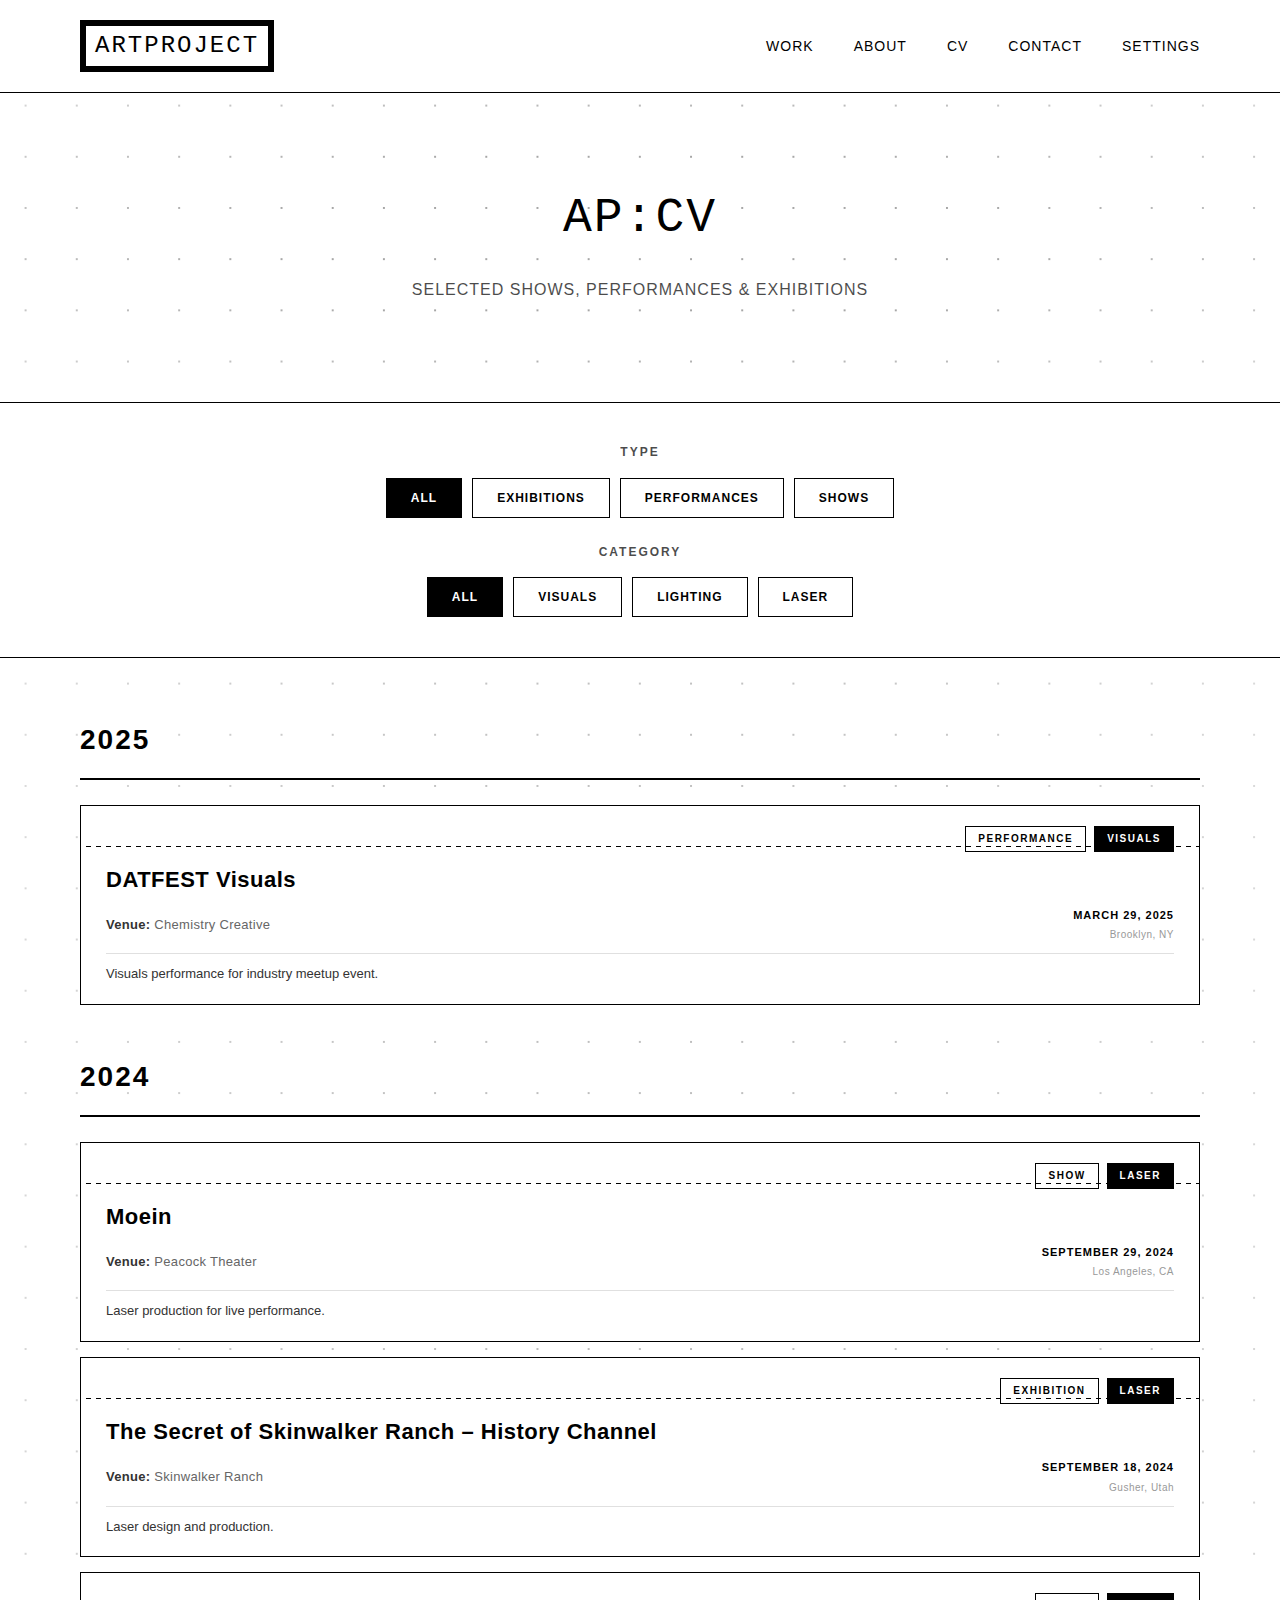
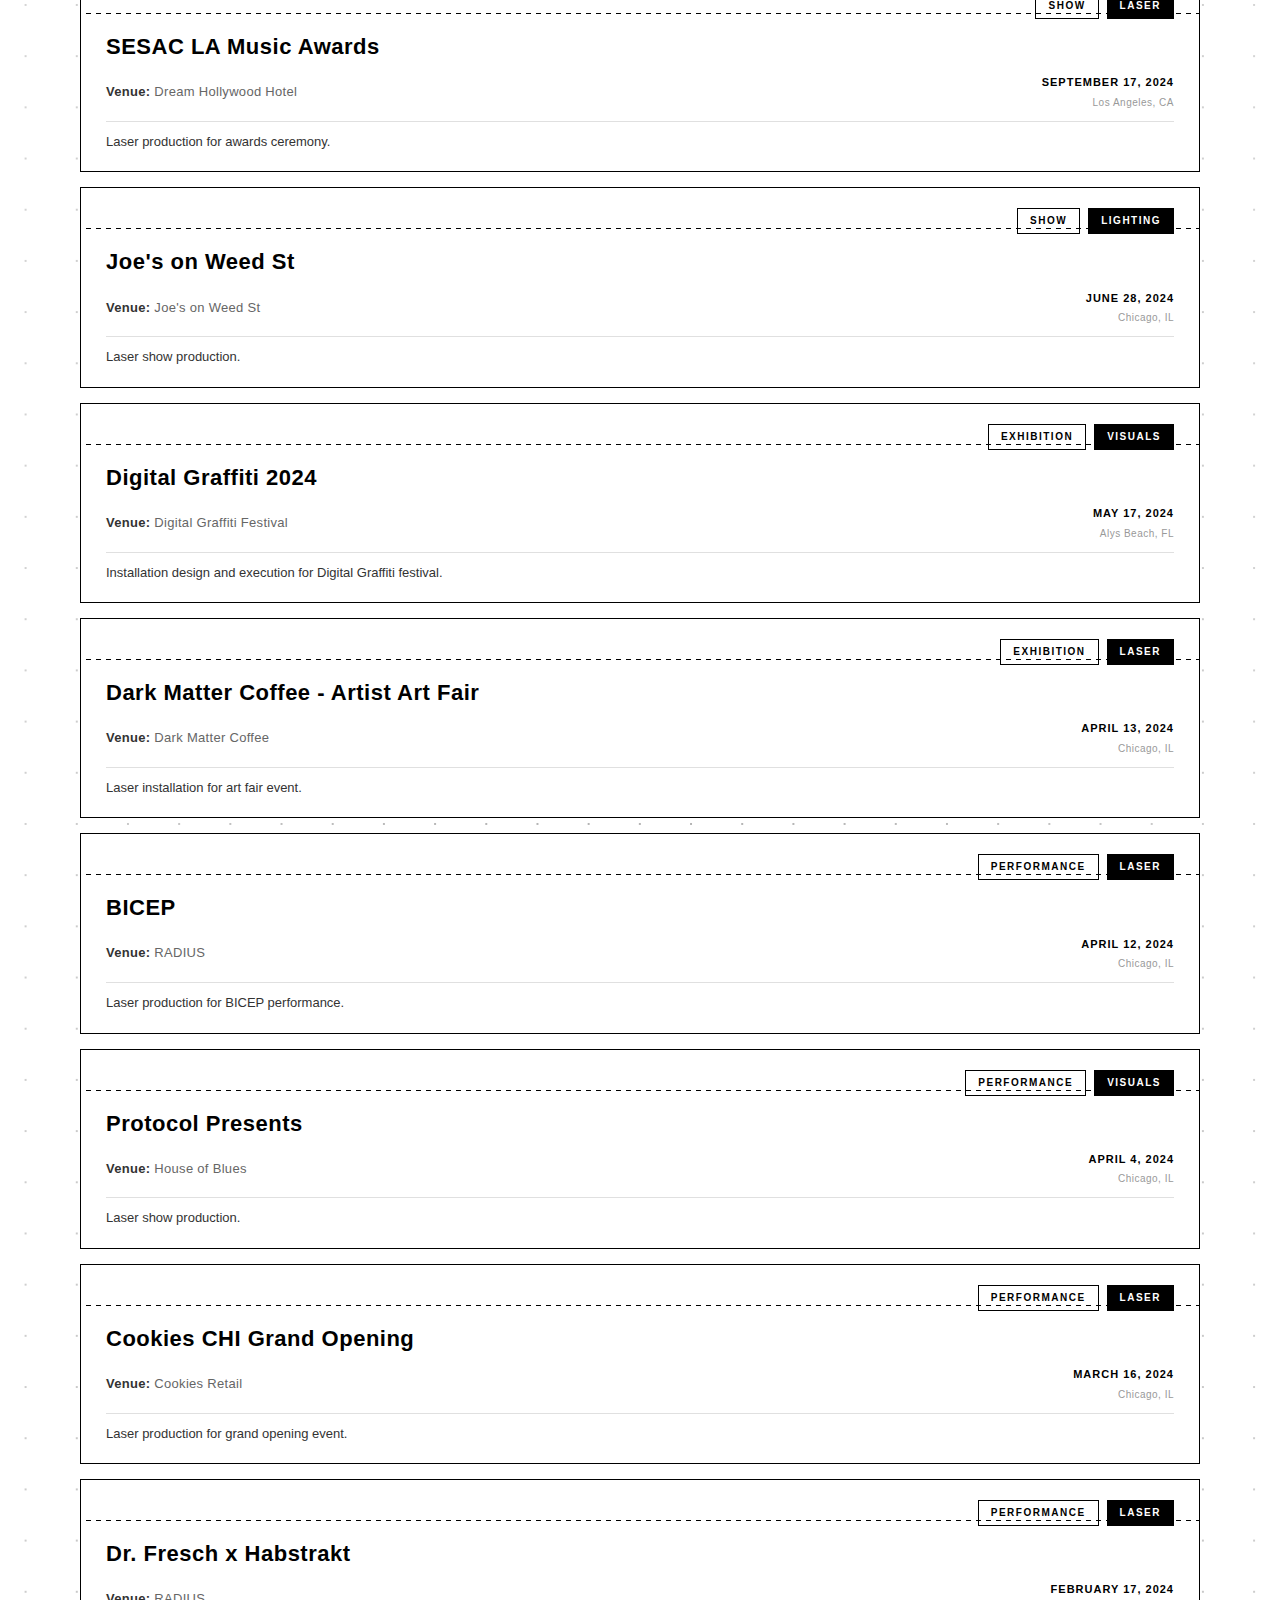
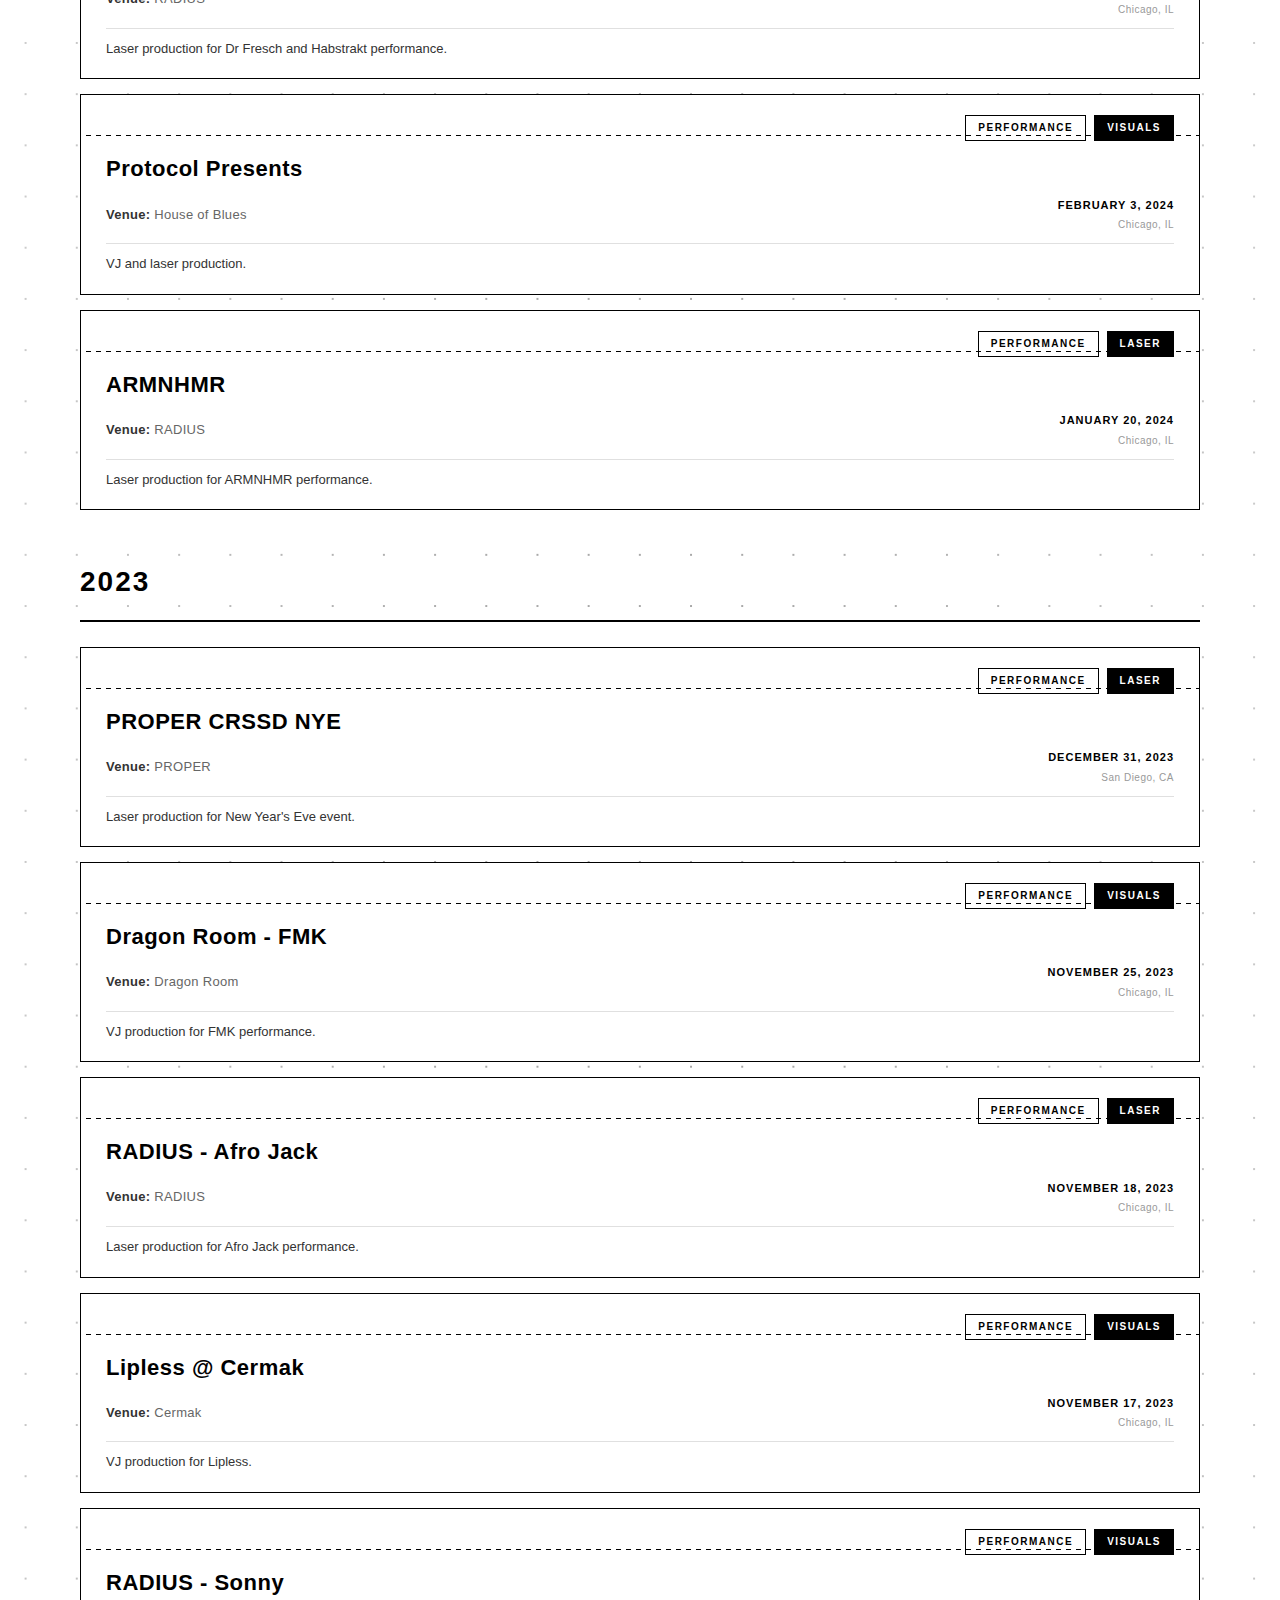
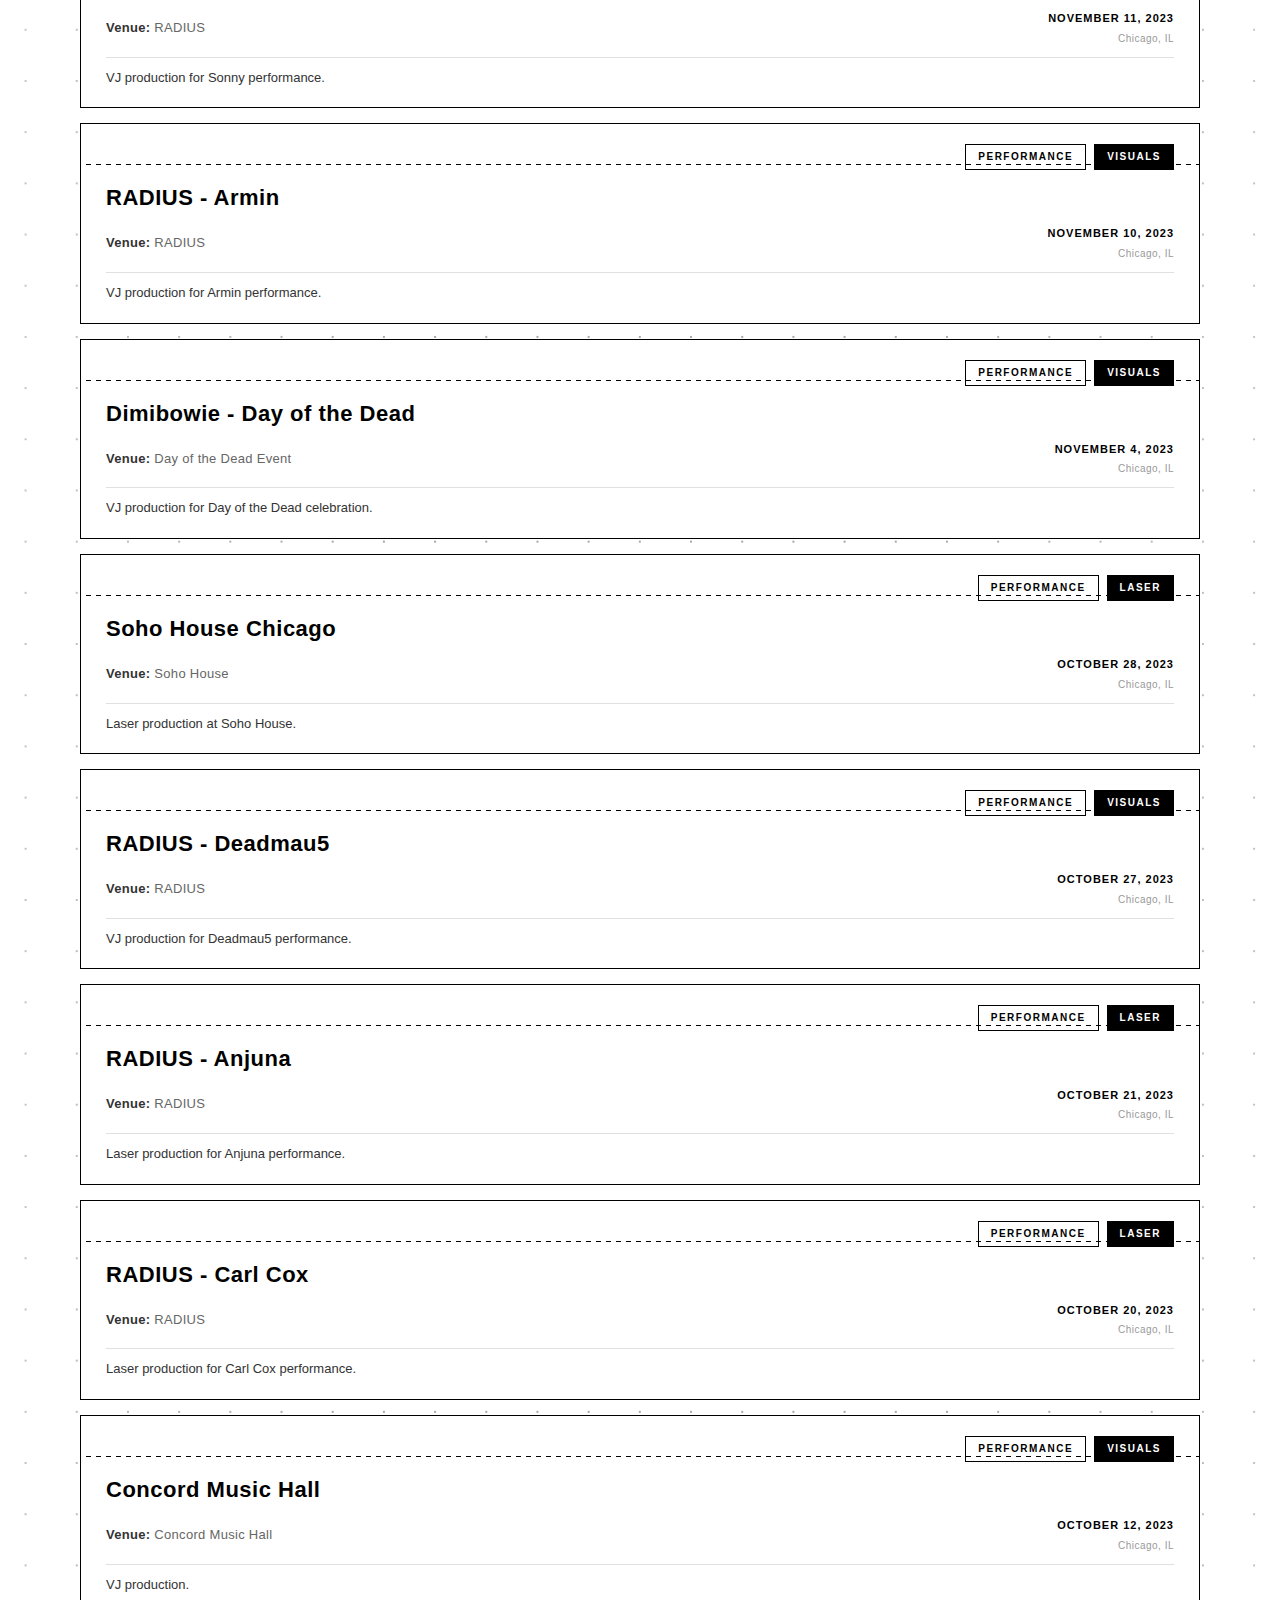
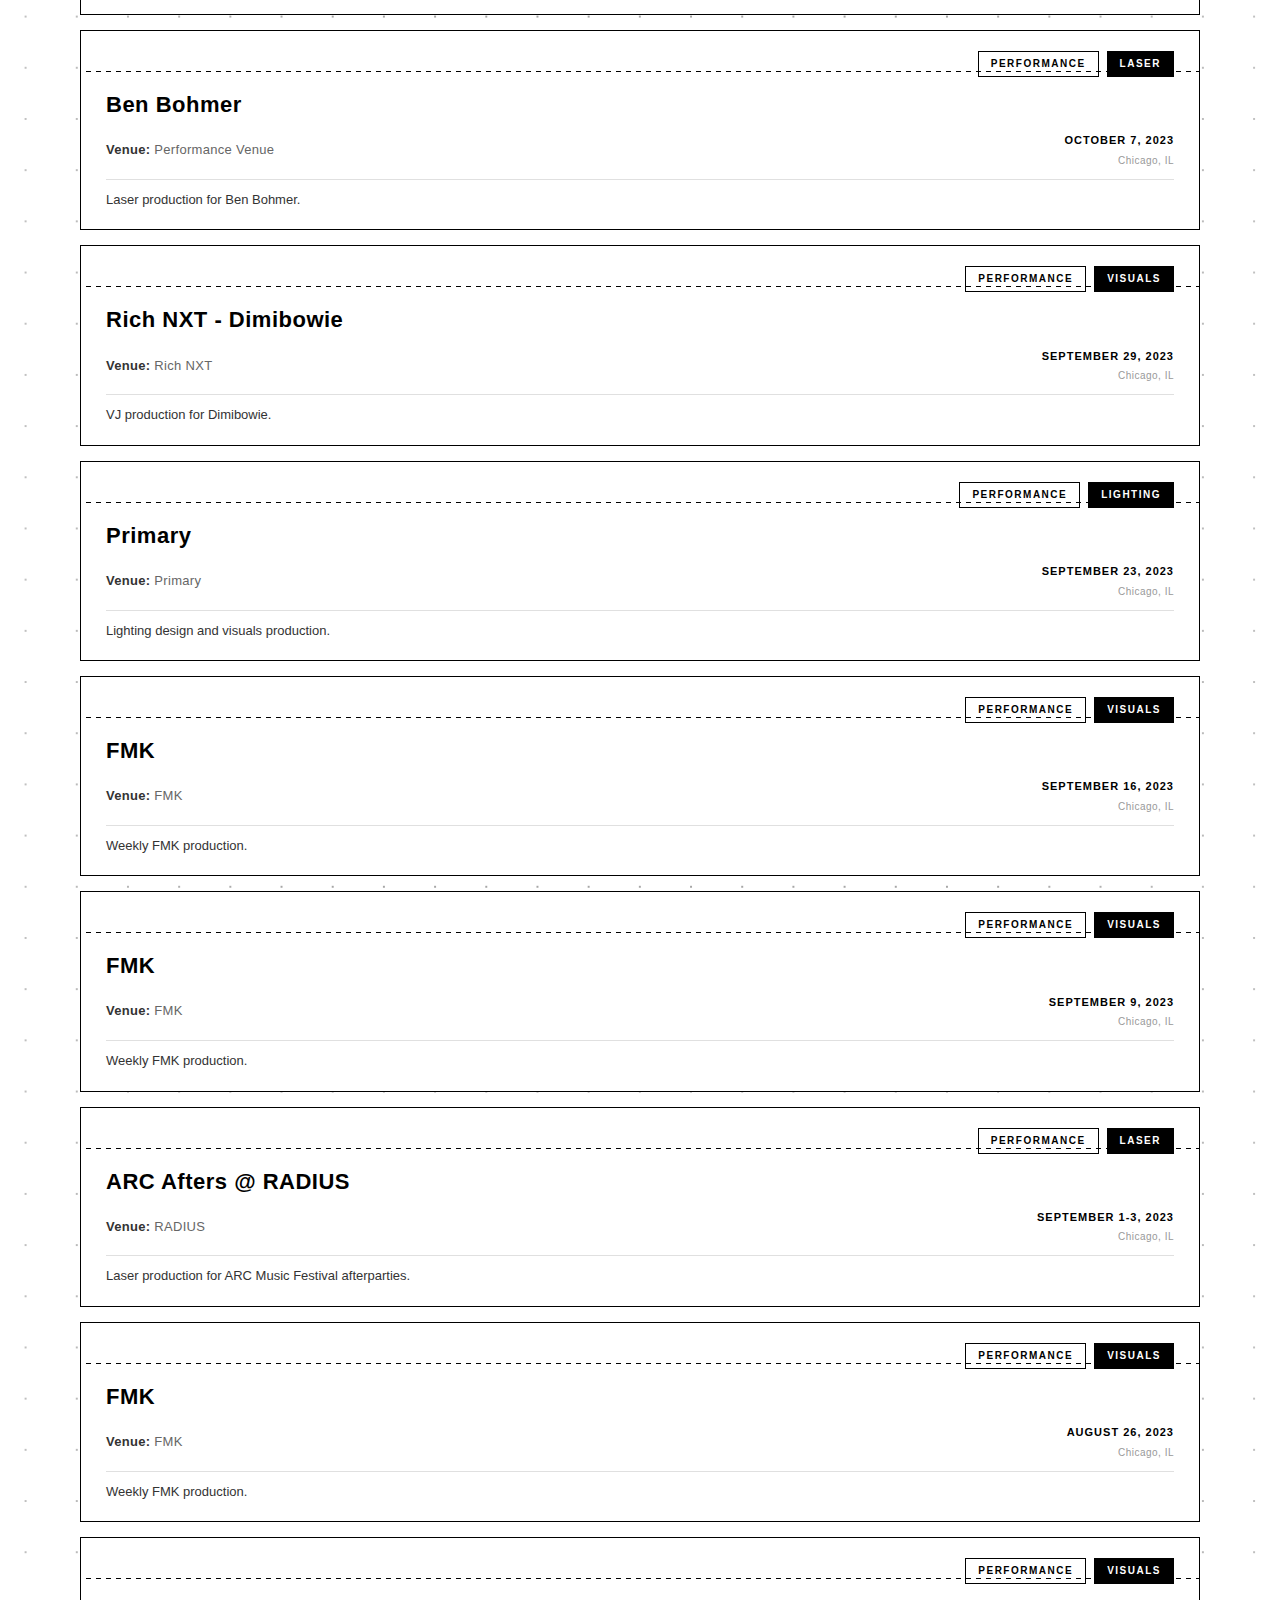
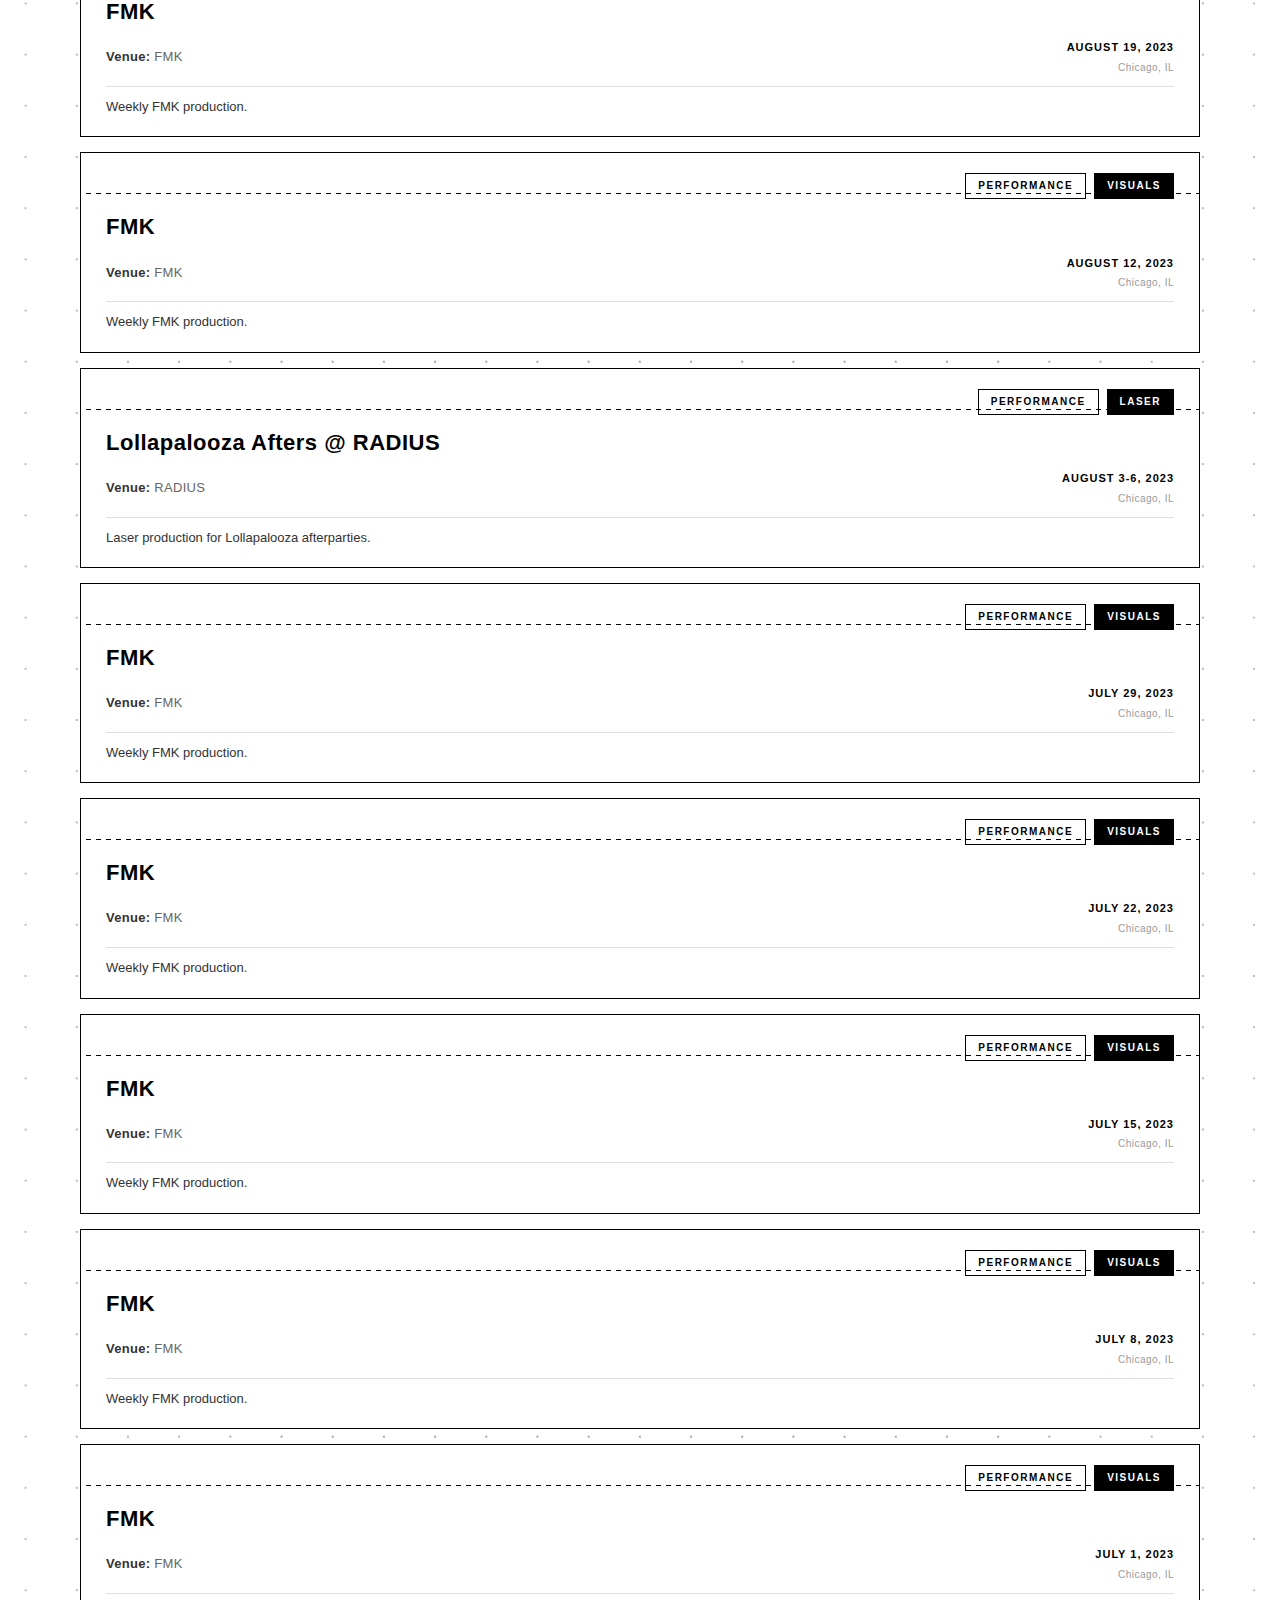
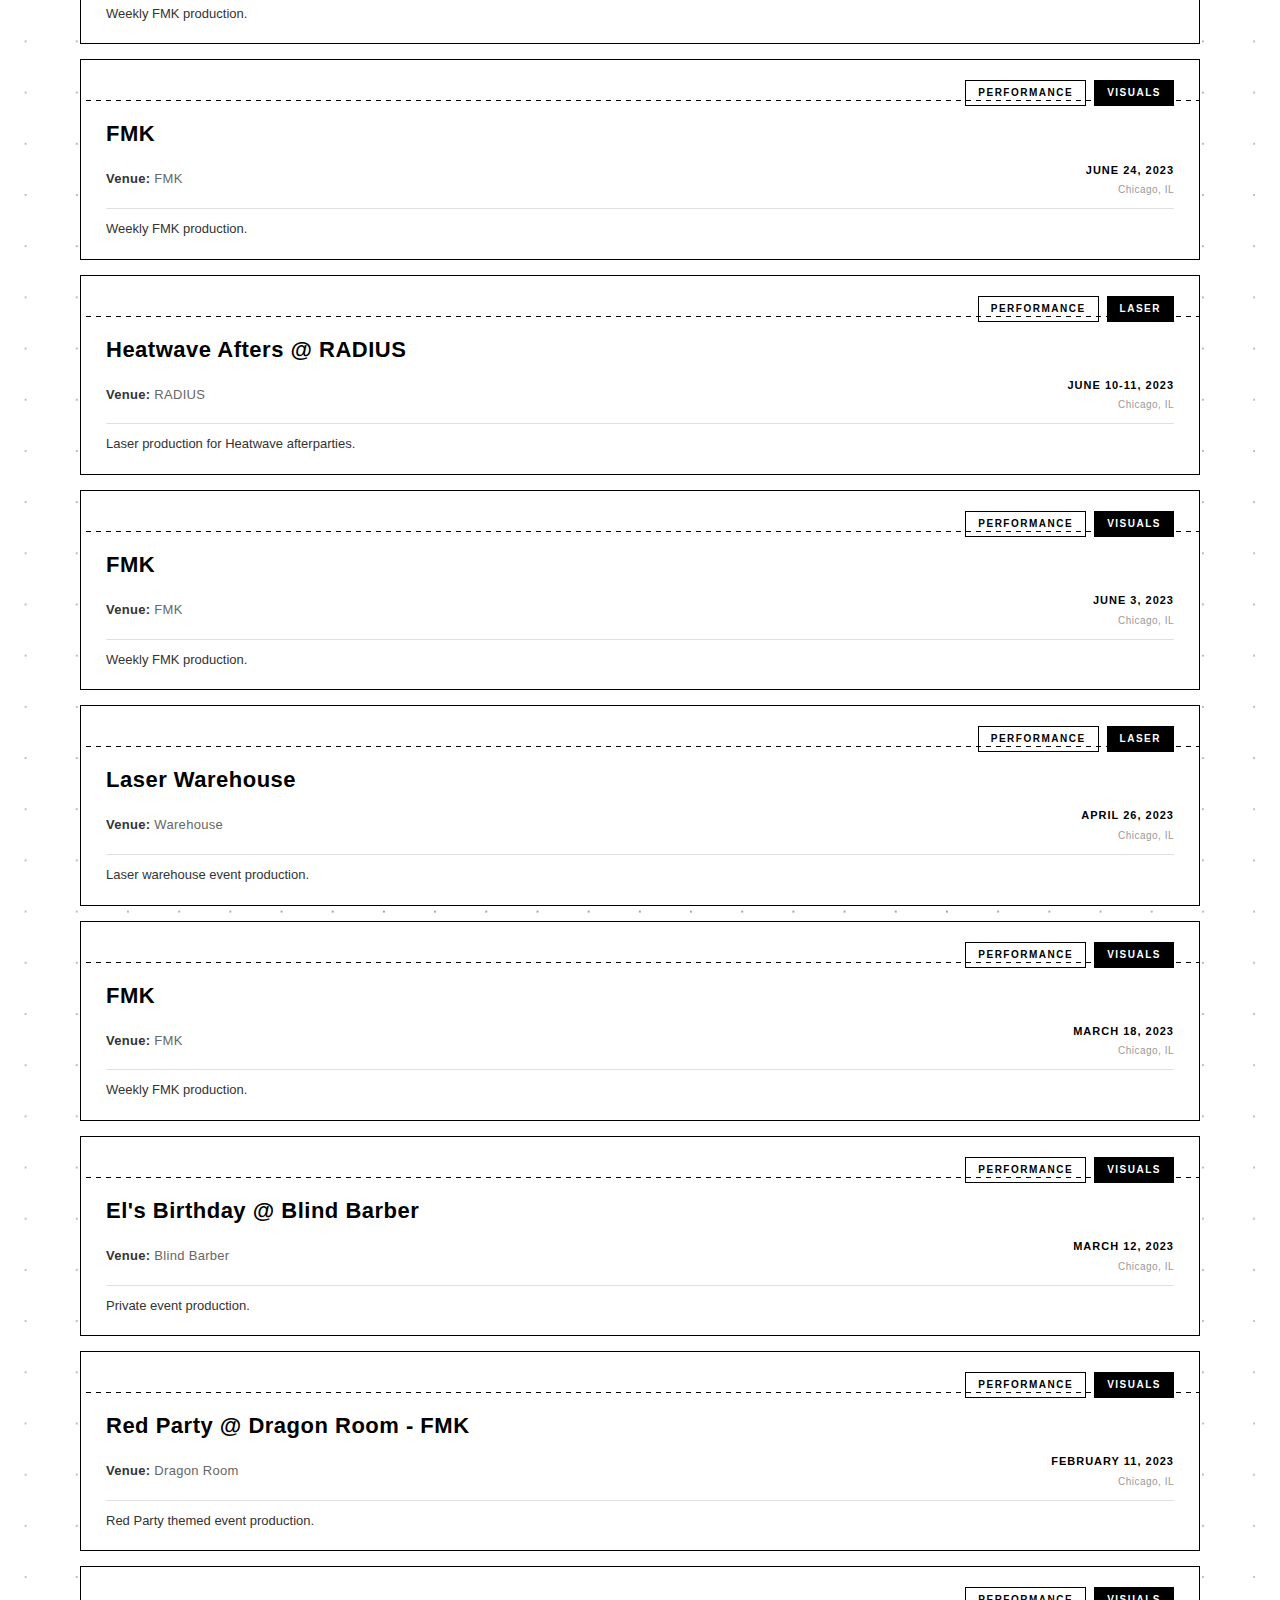
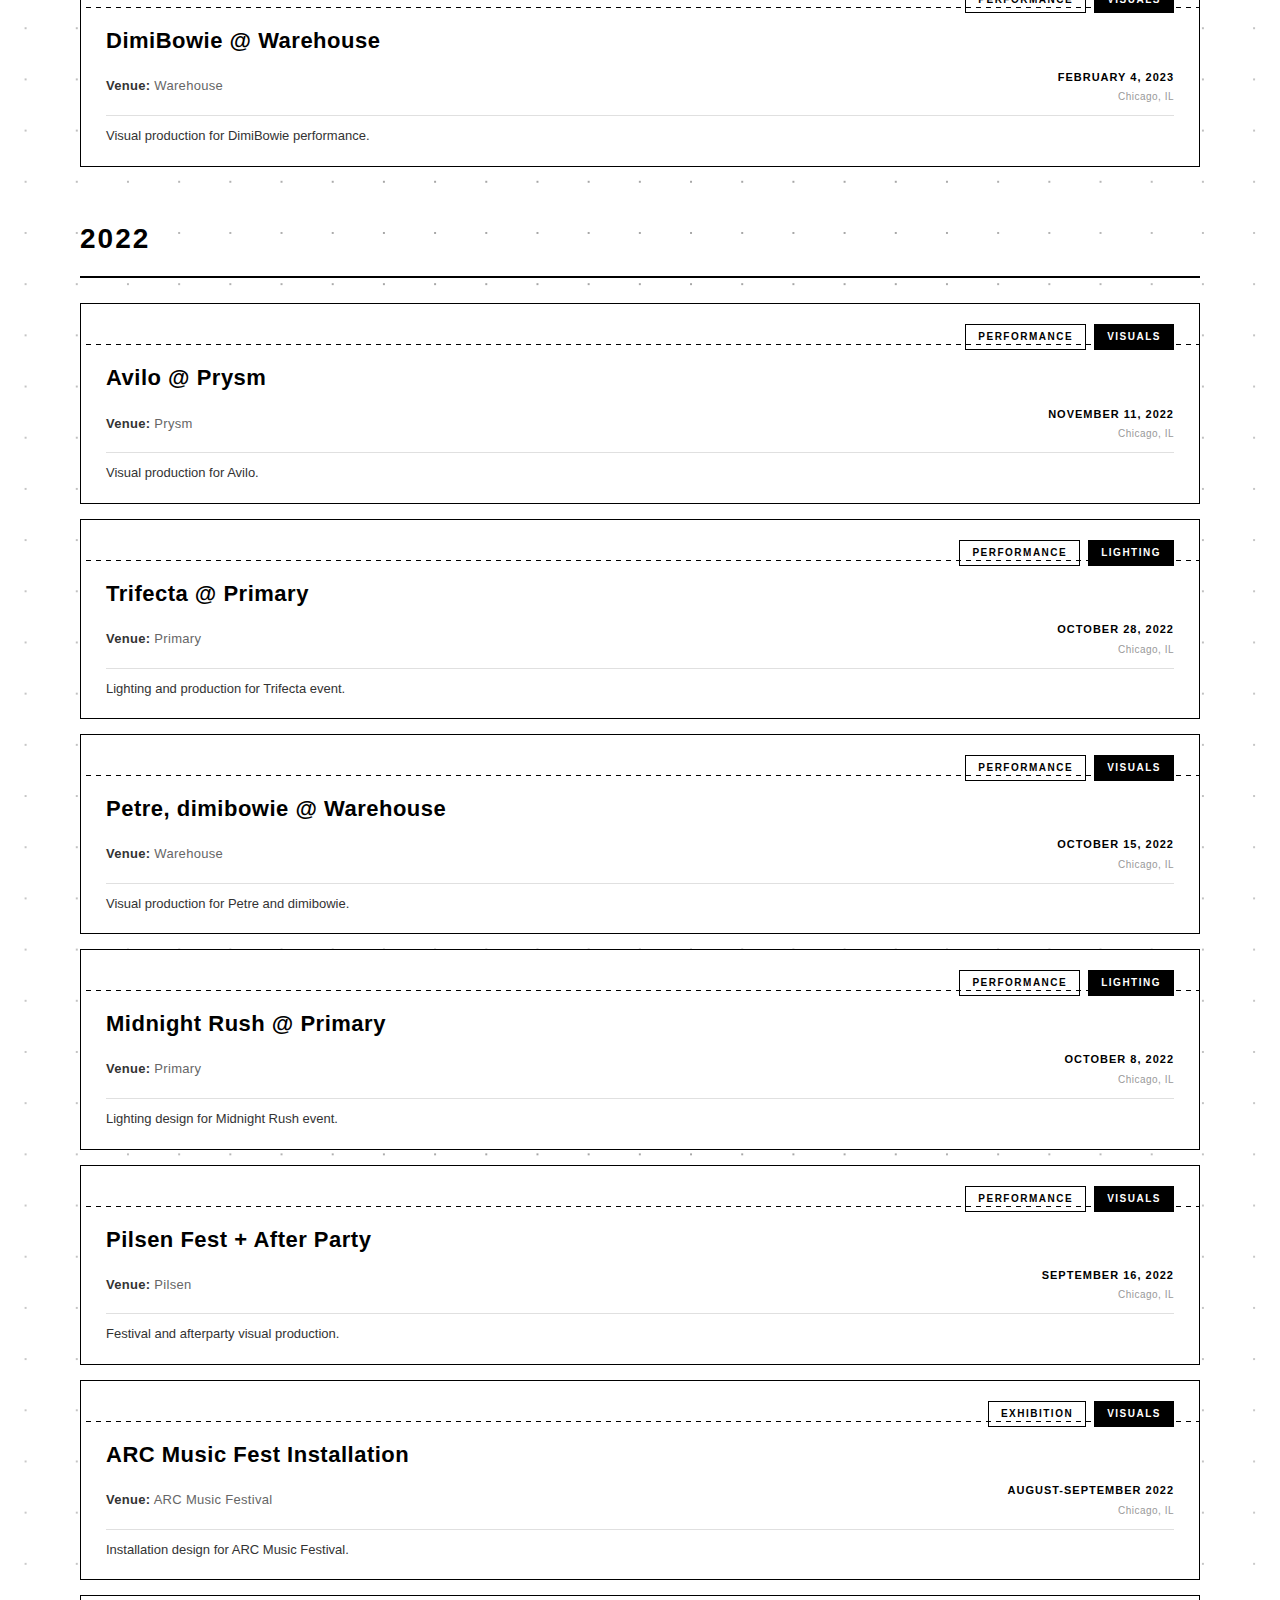
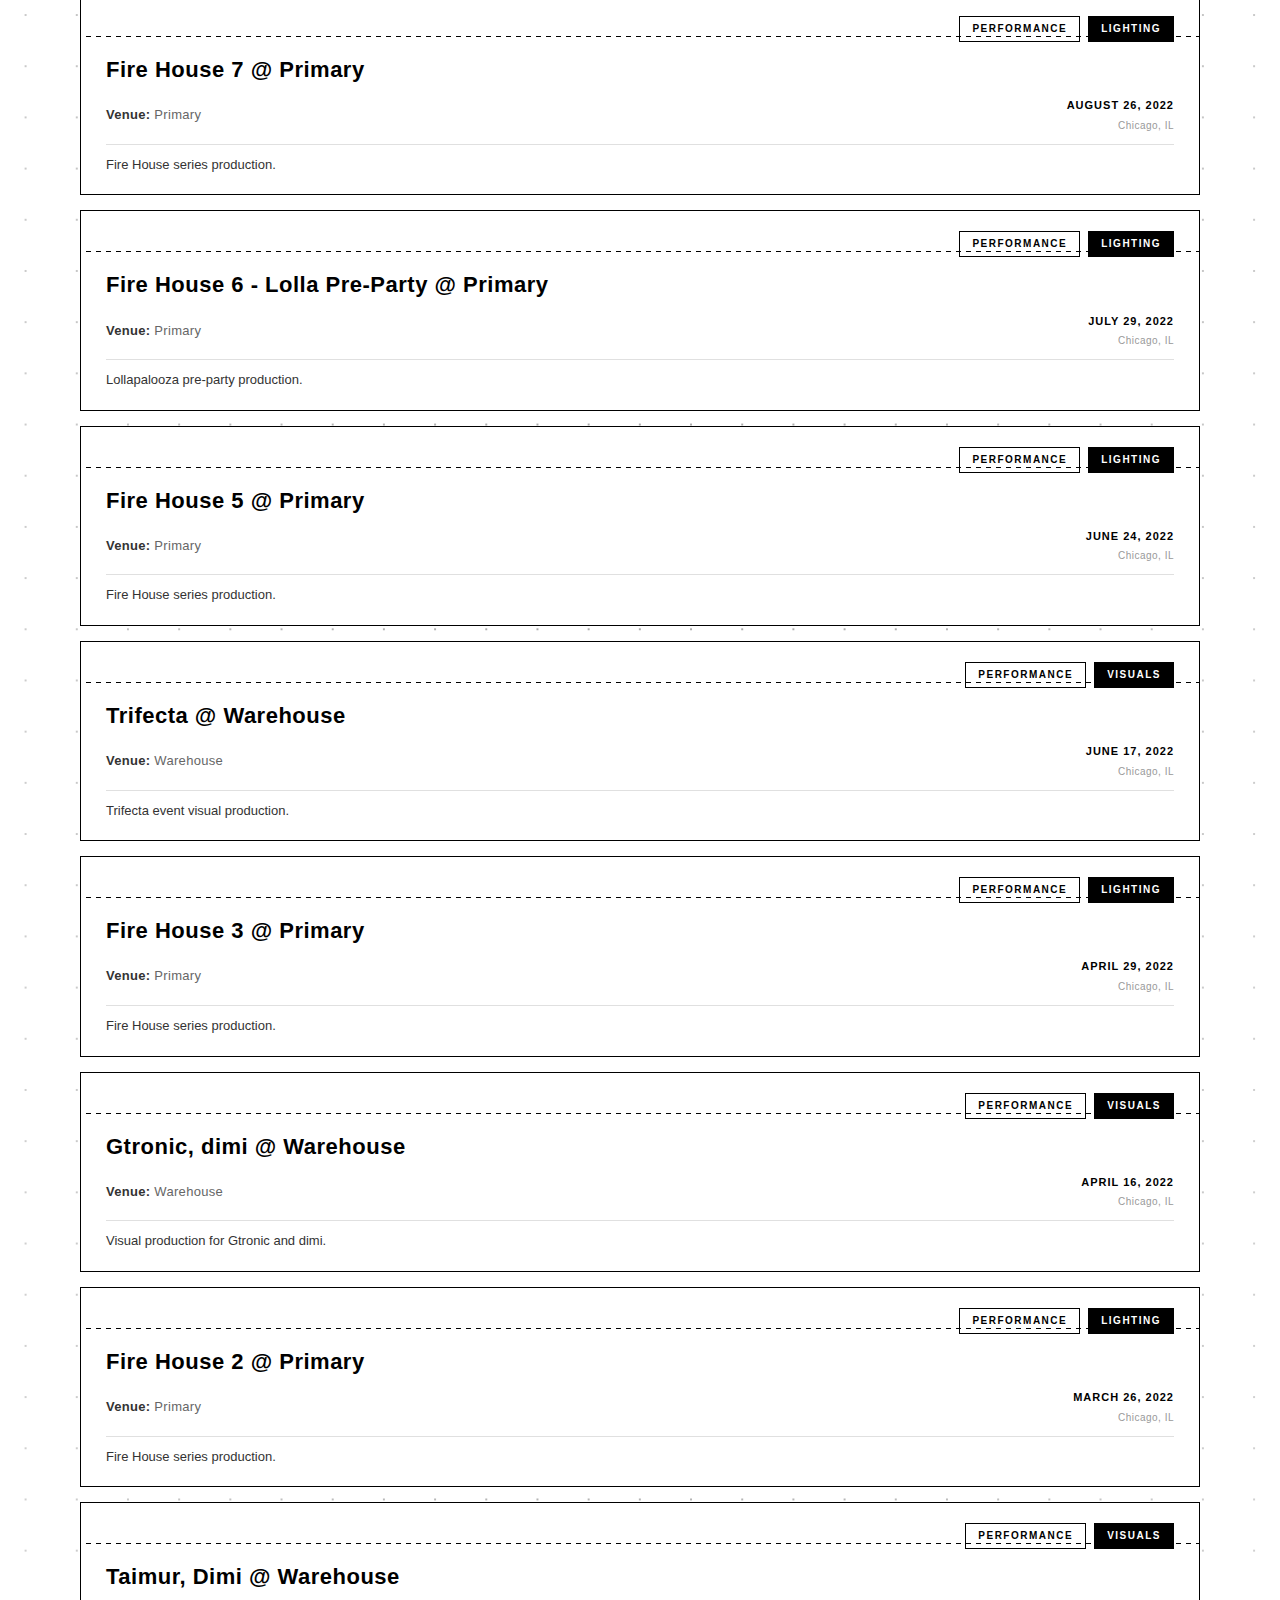
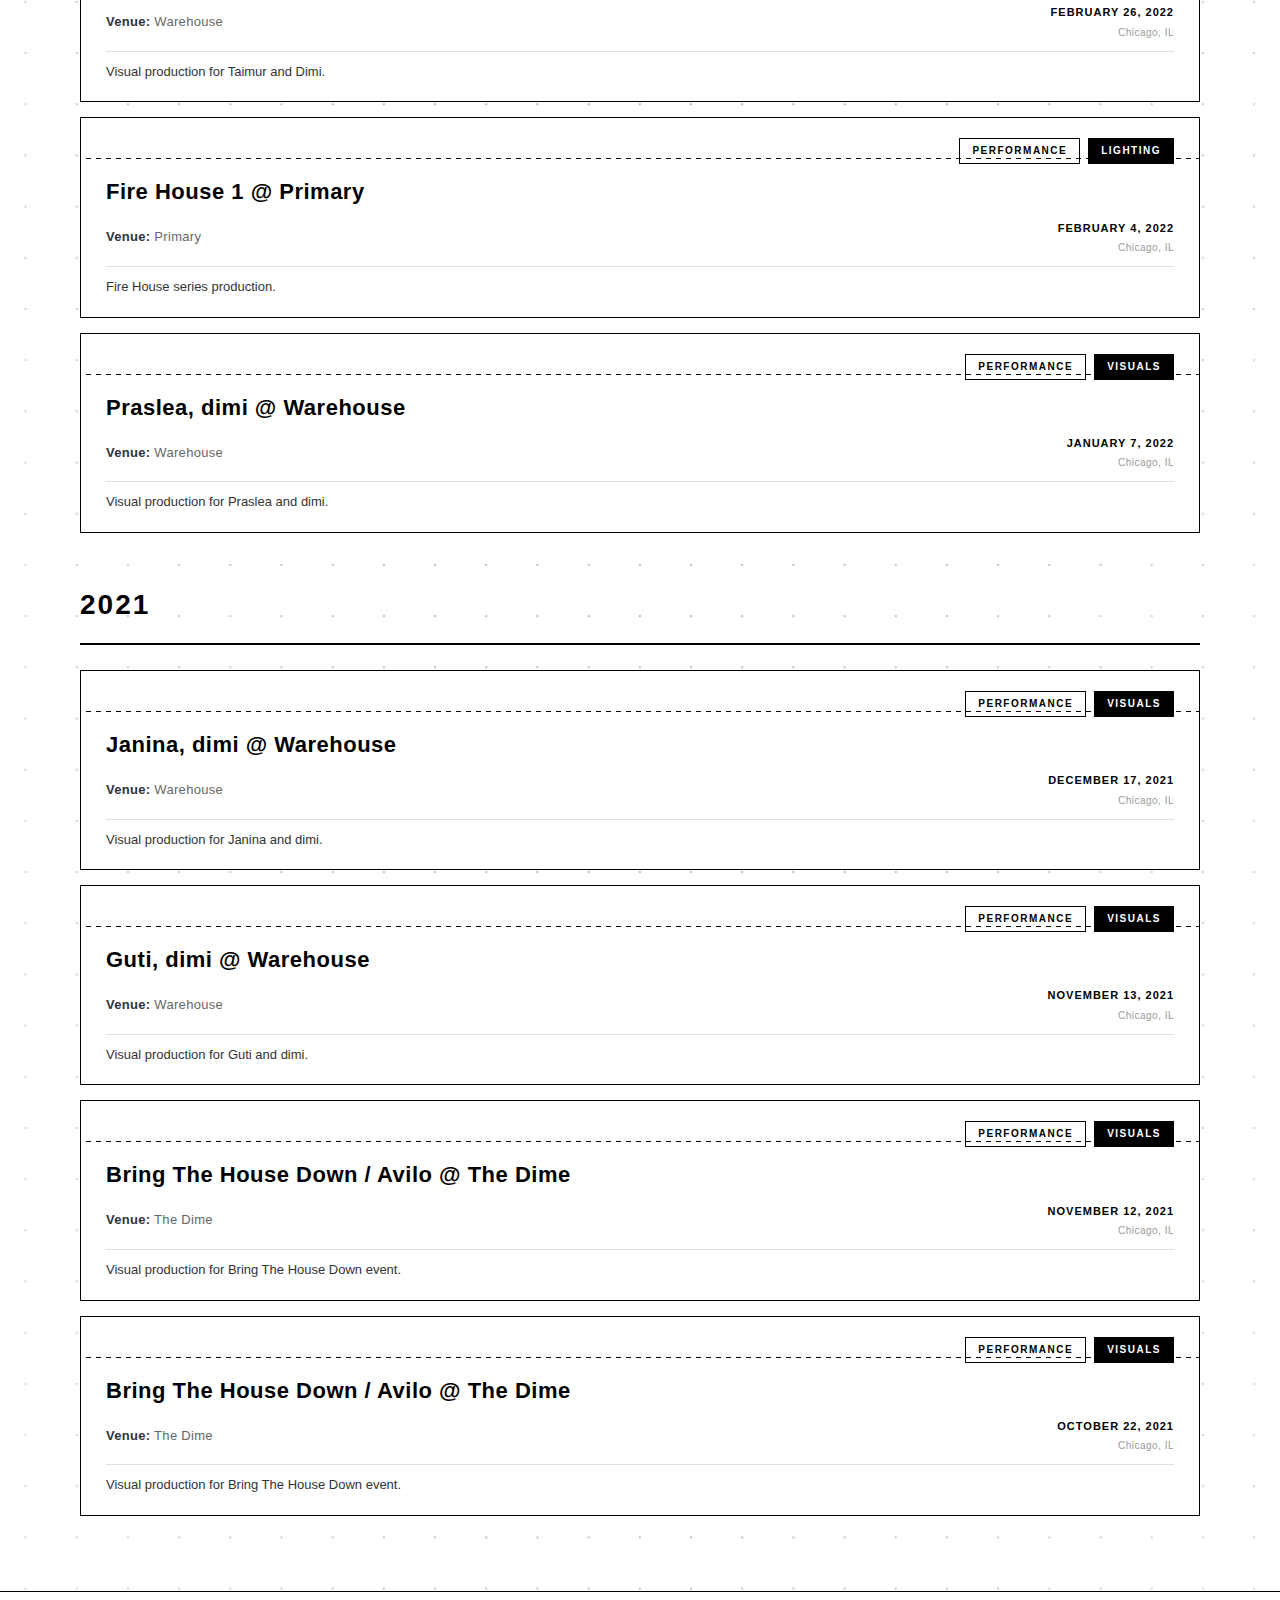
<file: cv.html>
<!DOCTYPE html>
<html lang="en">
<head>
    <meta charset="UTF-8">
    <meta name="viewport" content="width=device-width, initial-scale=1.0">
    <title>CV - Art Project</title>
    <link rel="stylesheet" href="styles.css">
    <link rel="stylesheet" href="cv-styles.css">
</head>
<body>
    <!-- Navigation -->
    <nav class="navbar">
        <div class="container">
            <a href="index.html" class="nav-brand">
                <span style="--i:0">A</span><span style="--i:1">R</span><span style="--i:2">T</span><span style="--i:3"> </span><span style="--i:4">P</span><span style="--i:5">R</span><span style="--i:6">O</span><span style="--i:7">J</span><span style="--i:8">E</span><span style="--i:9">C</span><span style="--i:10">T</span>
            </a>
            <button class="hamburger" aria-label="Toggle menu">
                <span></span>
                <span></span>
                <span></span>
            </button>
            <ul class="nav-menu">
                <li><a href="index.html#work">Work</a></li>
                <li><a href="index.html#about">About</a></li>
                <li><a href="cv.html">CV</a></li>
                <li><a href="index.html#contact">Contact</a></li>
                <li class="settings-dropdown">
                    <button class="settings-button">Settings</button>
                    <div class="dropdown-menu">
                        <div class="dropdown-header">Theme</div>
                        <button class="dropdown-item" data-theme="light">Day</button>
                        <button class="dropdown-item" data-theme="dark">Night</button>
                        <button class="dropdown-item" data-theme="auto">Auto</button>
                    </div>
                </li>
            </ul>
        </div>
    </nav>

    <!-- Enable Motion Button for iOS -->
    <button class="enable-motion-btn" id="enableMotionBtn">
        <span>Tap to Enable Device Motion</span>
    </button>

    <!-- World Clock Popup -->
    <div class="world-clock-popup" id="worldClockPopup">
        <div class="world-clock-content">
            <div class="world-clock-header">
                <h3>World Clock</h3>
                <button class="world-clock-close" id="worldClockClose">&times;</button>
            </div>
            <div class="world-clock-times">
                <div class="time-zone" data-timezone="Europe/Berlin">
                    <span class="city">Berlin</span>
                    <span class="time" id="time-berlin">--:--</span>
                </div>
                <div class="time-zone" data-timezone="Europe/London">
                    <span class="city">London</span>
                    <span class="time" id="time-london">--:--</span>
                </div>
                <div class="time-zone" data-timezone="America/New_York">
                    <span class="city">New York</span>
                    <span class="time" id="time-nyc">--:--</span>
                </div>
                <div class="time-zone" data-timezone="America/Chicago">
                    <span class="city">Chicago</span>
                    <span class="time" id="time-chicago">--:--</span>
                </div>
                <div class="time-zone" data-timezone="America/Denver">
                    <span class="city">Denver</span>
                    <span class="time" id="time-denver">--:--</span>
                </div>
                <div class="time-zone" data-timezone="America/Los_Angeles">
                    <span class="city">Los Angeles</span>
                    <span class="time" id="time-la">--:--</span>
                </div>
            </div>
        </div>
    </div>

    <!-- CV Hero -->
    <section class="cv-hero">
        <div class="container">
            <h1 class="cv-title">AP:CV</h1>
            <p class="cv-subtitle">Selected Shows, Performances & Exhibitions</p>
        </div>
    </section>

    <!-- CV Filter Section -->
    <section class="cv-filters">
        <div class="container">
            <div class="filter-group">
                <h4 class="filter-label">Type</h4>
                <div class="filter-buttons">
                    <button class="filter-btn active" data-filter="all" data-filter-type="type">All</button>
                    <button class="filter-btn" data-filter="exhibition" data-filter-type="type">Exhibitions</button>
                    <button class="filter-btn" data-filter="performance" data-filter-type="type">Performances</button>
                    <button class="filter-btn" data-filter="show" data-filter-type="type">Shows</button>
                </div>
            </div>
            
            <div class="filter-group">
                <h4 class="filter-label">Category</h4>
                <div class="filter-buttons">
                    <button class="filter-btn active" data-filter="all" data-filter-type="category">All</button>
                    <button class="filter-btn" data-filter="visuals" data-filter-type="category">Visuals</button>
                    <button class="filter-btn" data-filter="lighting" data-filter-type="category">Lighting</button>
                    <button class="filter-btn" data-filter="laser" data-filter-type="category">Laser</button>
                </div>
            </div>
        </div>
    </section>

    <!-- CV Content -->
    <section class="cv-content">
        <div class="container" id="cv-entries-container">
            <!-- Entries will be dynamically generated from cv-data.js -->
        </div>
    </section>

    <!-- Footer -->
    <footer class="footer">
        <div class="container">
            <p>&copy; 2025 Art Project LLC. All rights reserved.</p>
            <div class="social-links">
                <a href="https://www.instagram.com/artproject.llc" target="_blank">Instagram</a>
                <a href="https://www.linkedin.com/company/artproject-llc/?viewAsMember=true" target="_blank">LinkedIn</a>
            </div>
        </div>
    </footer>

    <script src="cv-data.js"></script>
    <script src="script.js"></script>
    <script src="cv-script.js"></script>
</body>
</html>
</file>
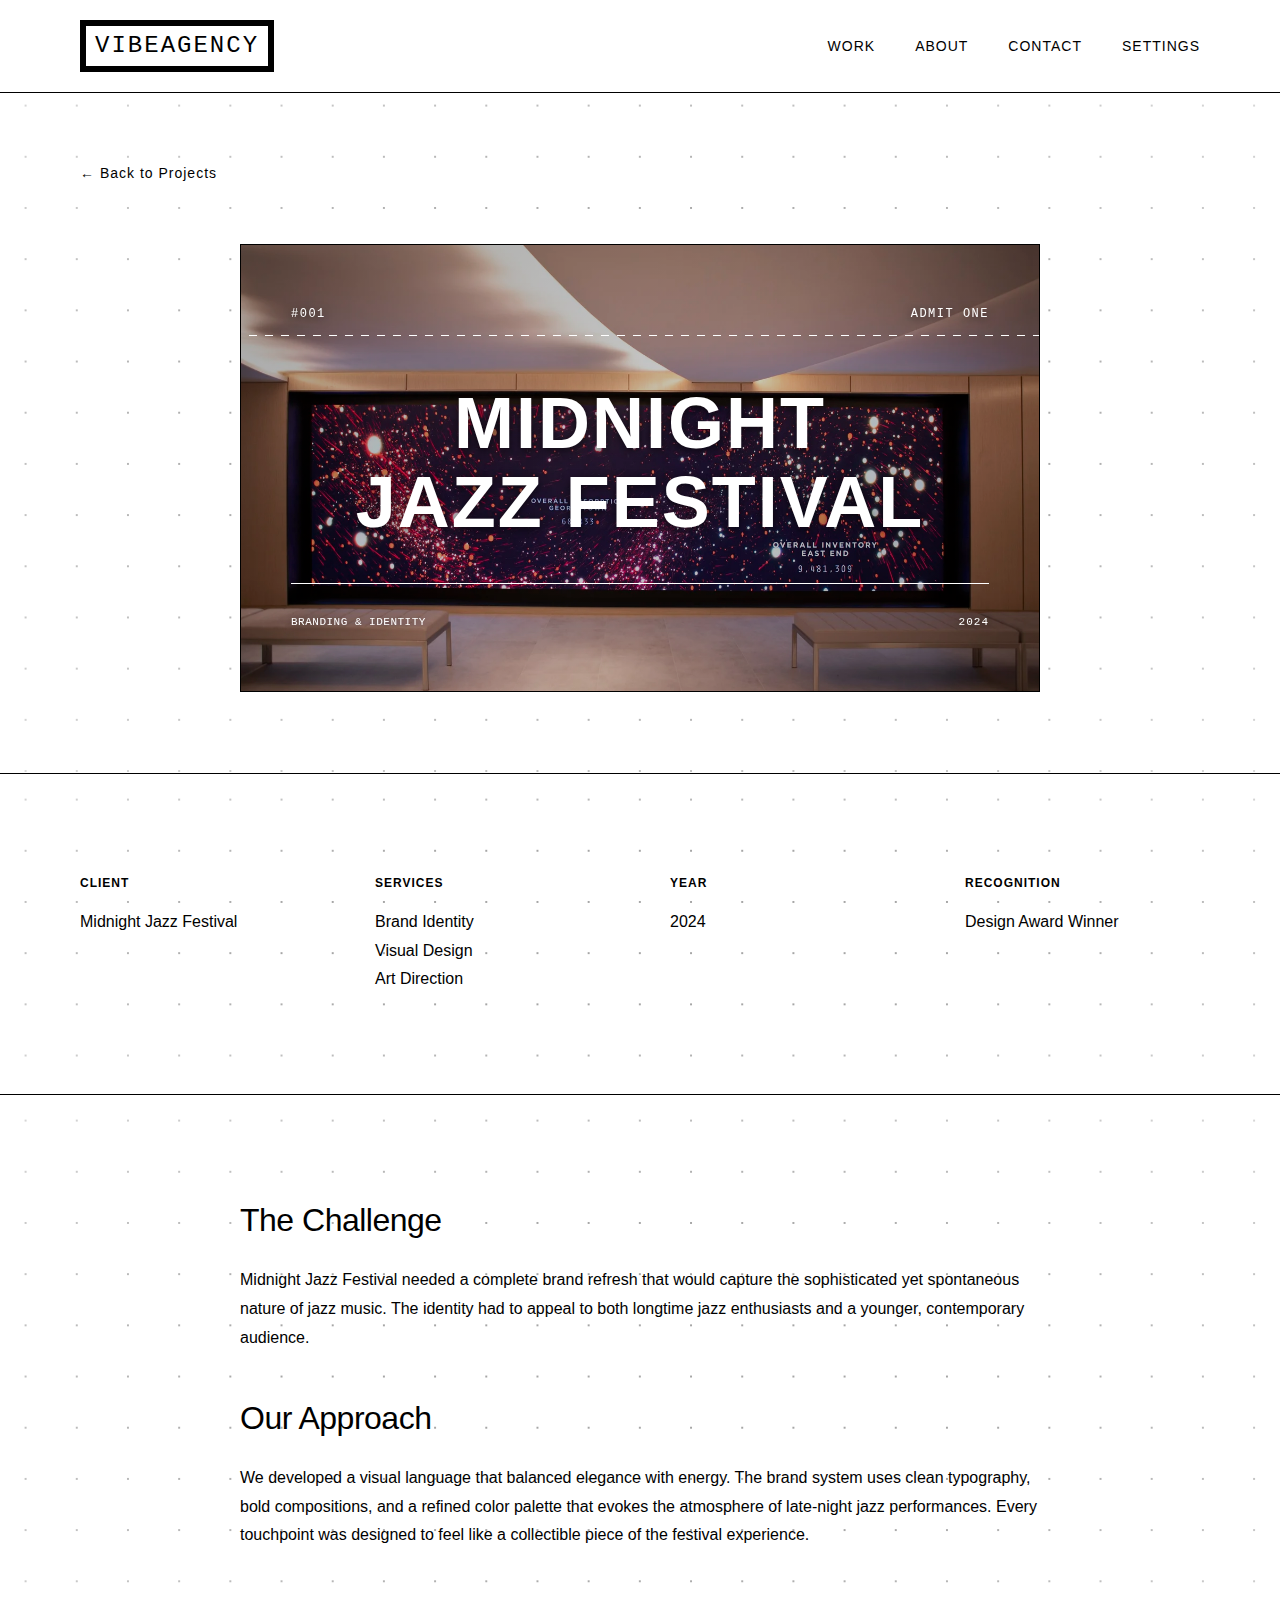
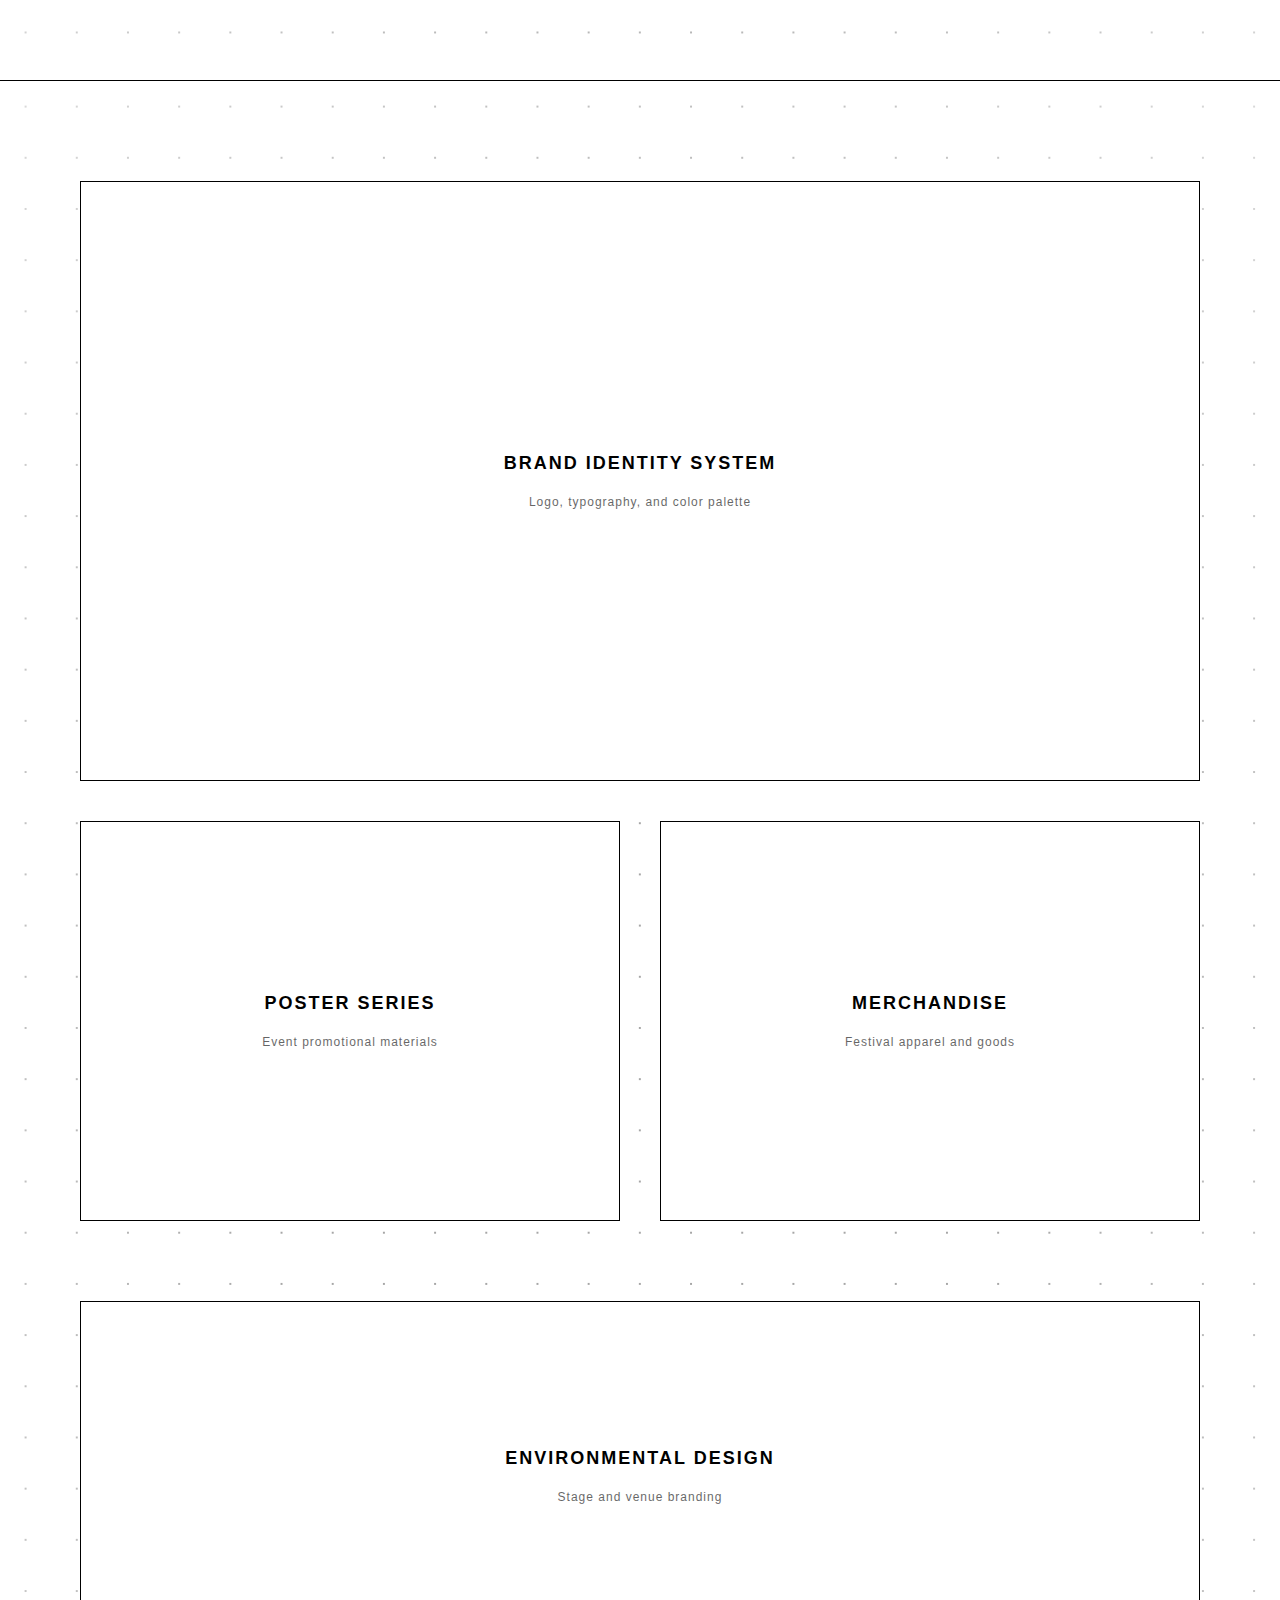
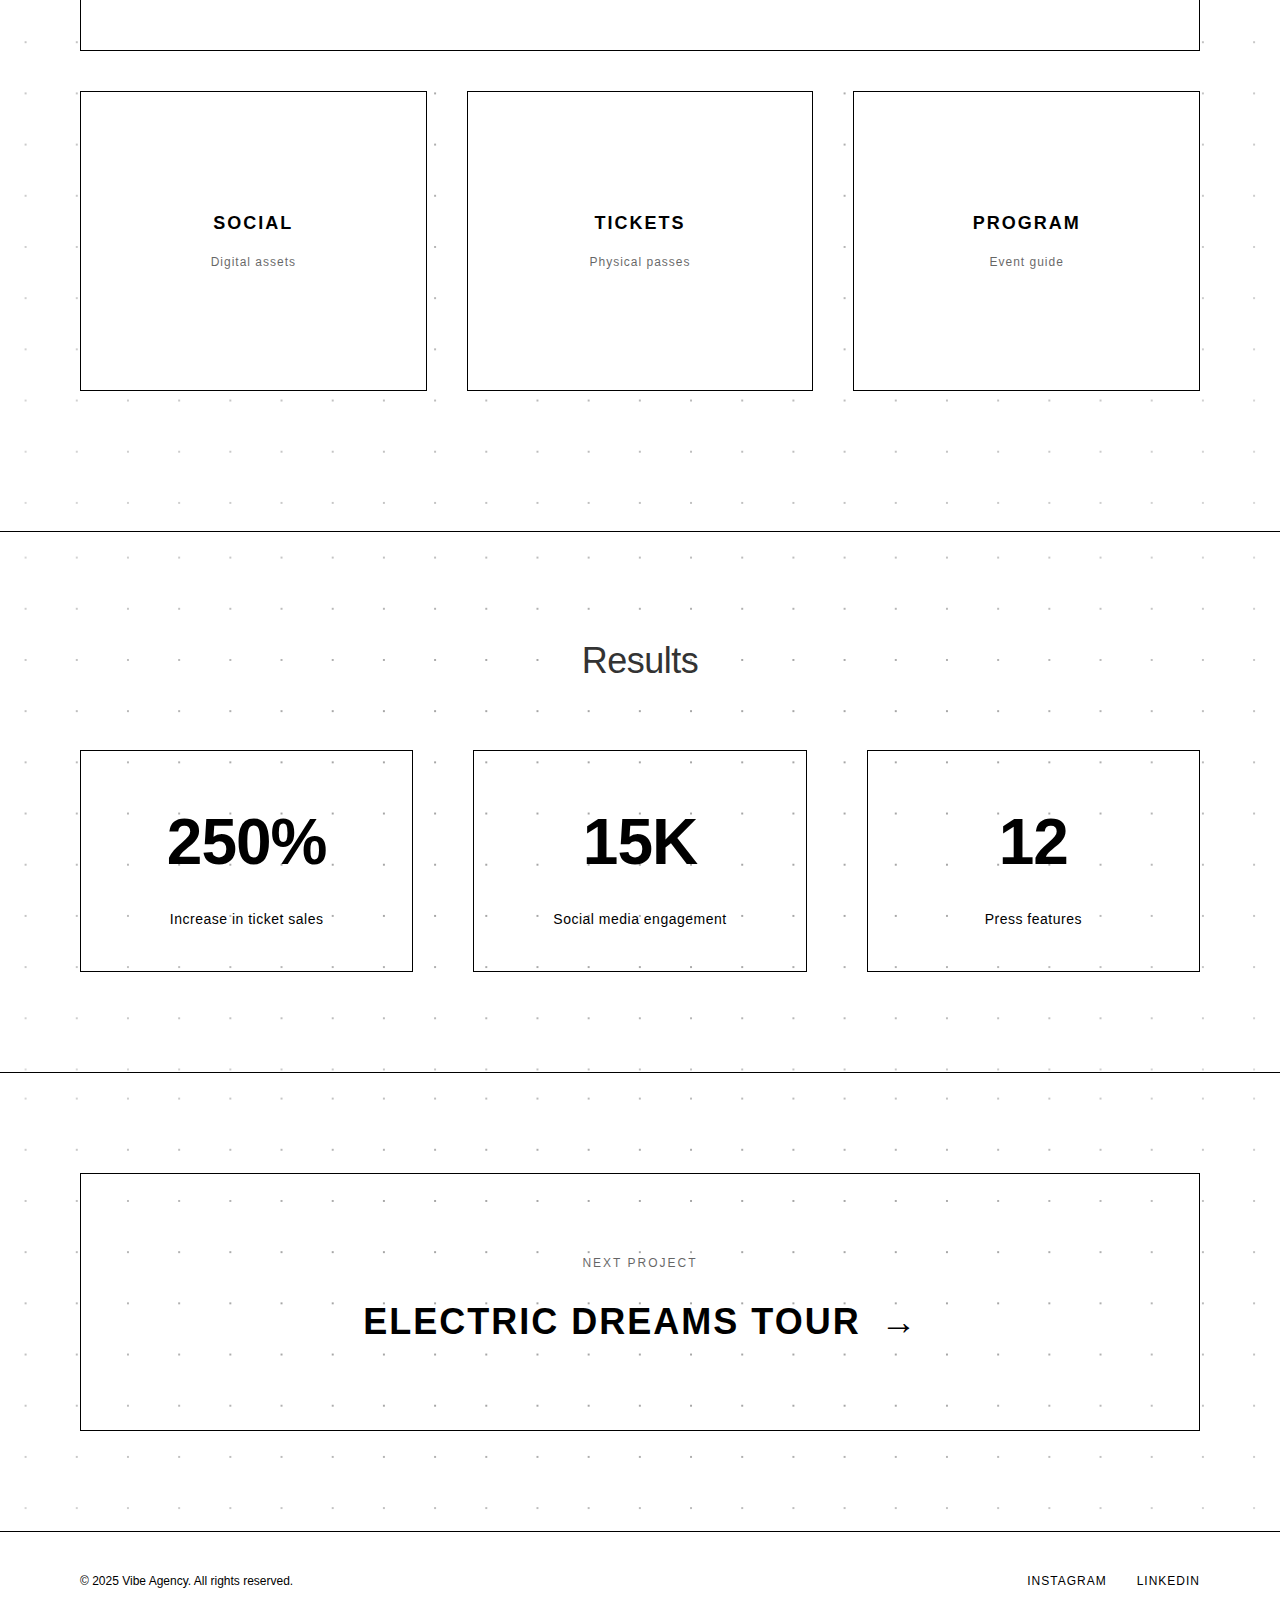
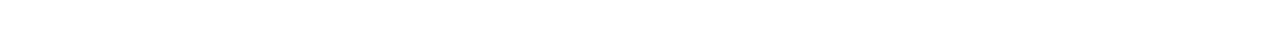
<file: project.html>
<!DOCTYPE html>
<html lang="en">
<head>
    <meta charset="UTF-8">
    <meta name="viewport" content="width=device-width, initial-scale=1.0">
    <title>Midnight Jazz Festival - Vibe Agency</title>
    <link rel="stylesheet" href="styles.css">
    <link rel="stylesheet" href="project-styles.css">
</head>
<body>
    <!-- Navigation -->
    <nav class="navbar">
        <div class="container">
            <a href="index.html" class="nav-brand">
                <span style="--i:0">V</span><span style="--i:1">I</span><span style="--i:2">B</span><span style="--i:3">E</span><span style="--i:4"> </span><span style="--i:5">A</span><span style="--i:6">G</span><span style="--i:7">E</span><span style="--i:8">N</span><span style="--i:9">C</span><span style="--i:10">Y</span>
            </a>
            <button class="hamburger" aria-label="Toggle menu">
                <span></span>
                <span></span>
                <span></span>
            </button>
            <ul class="nav-menu">
                <li><a href="index.html#work">Work</a></li>
                <li><a href="index.html#about">About</a></li>
                <li><a href="index.html#contact">Contact</a></li>
                <li class="settings-dropdown">
                    <button class="settings-button">Settings</button>
                    <div class="dropdown-menu">
                        <div class="dropdown-header">Theme</div>
                        <button class="dropdown-item" data-theme="light">Day</button>
                        <button class="dropdown-item" data-theme="dark">Night</button>
                        <button class="dropdown-item" data-theme="auto">Auto</button>
                        <button class="dropdown-item" data-theme="dream">Dream</button>
                    </div>
                </li>
            </ul>
        </div>
    </nav>

    <!-- Enable Motion Button for iOS -->
    <button class="enable-motion-btn" id="enableMotionBtn">
        <span>Tap to Enable Device Motion</span>
    </button>

    <!-- Project Hero -->
    <section class="project-hero">
        <div class="container">
            <a href="index.html#work" class="back-link">← Back to Projects</a>
            
            <div class="project-ticket-large">
                <div class="ticket-image-large" style="background-image: url('_assets/CW_Lobby_V7.webp');"></div>
                <div class="ticket-perforation-large"></div>
                <div class="ticket-content-large">
                    <div class="ticket-header-large">
                        <span class="ticket-number">#001</span>
                        <span class="ticket-admit">ADMIT ONE</span>
                    </div>
                    <h1 class="project-title-large">MIDNIGHT<br>JAZZ FESTIVAL</h1>
                    <div class="ticket-meta">
                        <span class="ticket-category">Branding & Identity</span>
                        <span class="ticket-year">2024</span>
                    </div>
                </div>
            </div>
        </div>
    </section>

    <!-- Project Overview -->
    <section class="project-overview">
        <div class="container">
            <div class="overview-grid">
                <div class="overview-item">
                    <h3>Client</h3>
                    <p>Midnight Jazz Festival</p>
                </div>
                <div class="overview-item">
                    <h3>Services</h3>
                    <p>Brand Identity<br>Visual Design<br>Art Direction</p>
                </div>
                <div class="overview-item">
                    <h3>Year</h3>
                    <p>2024</p>
                </div>
                <div class="overview-item">
                    <h3>Recognition</h3>
                    <p>Design Award Winner</p>
                </div>
            </div>
        </div>
    </section>

    <!-- Project Description -->
    <section class="project-description">
        <div class="container">
            <div class="description-content">
                <h2>The Challenge</h2>
                <p>
                    Midnight Jazz Festival needed a complete brand refresh that would capture the 
                    sophisticated yet spontaneous nature of jazz music. The identity had to appeal 
                    to both longtime jazz enthusiasts and a younger, contemporary audience.
                </p>
                
                <h2>Our Approach</h2>
                <p>
                    We developed a visual language that balanced elegance with energy. The brand 
                    system uses clean typography, bold compositions, and a refined color palette 
                    that evokes the atmosphere of late-night jazz performances. Every touchpoint 
                    was designed to feel like a collectible piece of the festival experience.
                </p>
            </div>
        </div>
    </section>

    <!-- Project Images -->
    <section class="project-images">
        <div class="container">
            <!-- Large Image -->
            <div class="image-block">
                <div class="placeholder-image large">
                    <div class="placeholder-content">
                        <p>BRAND IDENTITY SYSTEM</p>
                        <span>Logo, typography, and color palette</span>
                    </div>
                </div>
            </div>

            <!-- Two Column -->
            <div class="image-grid-2">
                <div class="image-block">
                    <div class="placeholder-image">
                        <div class="placeholder-content">
                            <p>POSTER SERIES</p>
                            <span>Event promotional materials</span>
                        </div>
                    </div>
                </div>
                <div class="image-block">
                    <div class="placeholder-image">
                        <div class="placeholder-content">
                            <p>MERCHANDISE</p>
                            <span>Festival apparel and goods</span>
                        </div>
                    </div>
                </div>
            </div>

            <!-- Full Width -->
            <div class="image-block">
                <div class="placeholder-image wide">
                    <div class="placeholder-content">
                        <p>ENVIRONMENTAL DESIGN</p>
                        <span>Stage and venue branding</span>
                    </div>
                </div>
            </div>

            <!-- Three Column -->
            <div class="image-grid-3">
                <div class="image-block">
                    <div class="placeholder-image square">
                        <div class="placeholder-content">
                            <p>SOCIAL</p>
                            <span>Digital assets</span>
                        </div>
                    </div>
                </div>
                <div class="image-block">
                    <div class="placeholder-image square">
                        <div class="placeholder-content">
                            <p>TICKETS</p>
                            <span>Physical passes</span>
                        </div>
                    </div>
                </div>
                <div class="image-block">
                    <div class="placeholder-image square">
                        <div class="placeholder-content">
                            <p>PROGRAM</p>
                            <span>Event guide</span>
                        </div>
                    </div>
                </div>
            </div>
        </div>
    </section>

    <!-- Project Results -->
    <section class="project-results">
        <div class="container">
            <h2 class="section-title">Results</h2>
            <div class="results-grid">
                <div class="result-item">
                    <div class="result-number">250%</div>
                    <p>Increase in ticket sales</p>
                </div>
                <div class="result-item">
                    <div class="result-number">15K</div>
                    <p>Social media engagement</p>
                </div>
                <div class="result-item">
                    <div class="result-number">12</div>
                    <p>Press features</p>
                </div>
            </div>
        </div>
    </section>

    <!-- Next Project -->
    <section class="next-project">
        <div class="container">
            <div class="next-project-content">
                <span class="next-label">Next Project</span>
                <a href="#" class="next-project-link">
                    <h3>ELECTRIC DREAMS TOUR</h3>
                    <span class="next-arrow">→</span>
                </a>
            </div>
        </div>
    </section>

    <!-- Footer -->
    <footer class="footer">
        <div class="container">
            <p>&copy; 2025 Vibe Agency. All rights reserved.</p>
            <div class="social-links">
                <a href="#">Instagram</a>
                <a href="#">LinkedIn</a>
            </div>
        </div>
    </footer>

    <script src="script.js"></script>
</body>
</html>
</file>
<file: cv-styles.css>
/* CV Page Specific Styles */

/* CV Hero */
.cv-hero {
    --grid-size: 4vw;
    margin-top: 80px;
    padding: 100px 0;
    border-bottom: 1px solid #000000;
    text-align: center;
    position: relative;
    background-image: 
        radial-gradient(circle, rgba(0,0,0,0.35) 1px, transparent 1px);
    background-size: var(--grid-size) var(--grid-size);
    background-position: 0 0;
    background-attachment: local;
    background-repeat: repeat;
}

.cv-hero::before {
    content: '';
    position: absolute;
    top: 0;
    left: 0;
    right: 0;
    bottom: 0;
    background: radial-gradient(ellipse at center, transparent 0%, transparent 40%, rgba(255, 255, 255, 0.6) 100%);
    pointer-events: none;
    z-index: 1;
}

.cv-hero > * {
    position: relative;
    z-index: 2;
}

.cv-title {
    font-size: 48px;
    font-weight: 500;
    font-style: normal;
    font-family: "mono45-headline", monospace;
    letter-spacing: 2px;
    margin-bottom: 20px;
    color: #000000;
}

.cv-subtitle {
    font-size: 16px;
    font-weight: 300;
    letter-spacing: 1px;
    text-transform: uppercase;
    opacity: 0.7;
}

/* CV Content */
.cv-content {
    --grid-size: 4vw;
    padding: 60px 0;
    position: relative;
    background-image: 
        radial-gradient(circle, rgba(0,0,0,0.35) 1px, transparent 1px);
    background-size: var(--grid-size) var(--grid-size);
    background-position: 0 0;
    background-attachment: local;
    background-repeat: repeat;
}

.cv-content::before {
    content: '';
    position: absolute;
    top: 0;
    left: 0;
    right: 0;
    bottom: 0;
    background: radial-gradient(ellipse at center, transparent 0%, transparent 40%, rgba(255, 255, 255, 0.6) 100%);
    pointer-events: none;
    z-index: 1;
}

.cv-content > * {
    position: relative;
    z-index: 2;
}

/* Year Sections */
.cv-year-section {
    margin-bottom: 50px;
}

.cv-year-section:last-child {
    margin-bottom: 0;
}

.year-label {
    font-size: 28px;
    font-weight: 600;
    letter-spacing: 2px;
    margin-bottom: 25px;
    padding-bottom: 15px;
    border-bottom: 2px solid #000000;
    color: #000000;
}

/* CV Entries - Ticket Stub Style */
.cv-entry {
    background-color: #ffffff;
    border: 1px solid #000000;
    padding: 20px 25px;
    margin-bottom: 15px;
    position: relative;
    transition: all 0.3s ease;
    cursor: pointer;
}

.cv-entry::before {
    content: '';
    position: absolute;
    left: 0;
    top: 40px;
    width: 100%;
    height: 1px;
    background-image: repeating-linear-gradient(
        to right,
        transparent,
        transparent 5px,
        #000000 5px,
        #000000 10px
    );
}

.cv-entry:hover {
    transform: translateX(10px);
    box-shadow: 0 8px 24px rgba(0, 0, 0, 0.1);
}

.entry-header {
    display: flex;
    justify-content: flex-end;
    align-items: center;
    margin-bottom: 10px;
}

.entry-badges {
    display: flex;
    gap: 8px;
}

.entry-type,
.entry-category {
    font-size: 10px;
    font-weight: 600;
    letter-spacing: 1.5px;
    text-transform: uppercase;
    padding: 4px 12px;
    border: 1px solid #000000;
    background-color: transparent;
}

.entry-category {
    background-color: #000000;
    color: #ffffff;
}

.entry-title {
    font-size: 22px;
    font-weight: 600;
    letter-spacing: 0.5px;
    margin-bottom: 10px;
    color: #000000;
}

.entry-details {
    display: flex;
    justify-content: space-between;
    align-items: center;
    margin-bottom: 10px;
    padding-bottom: 10px;
    border-bottom: 1px solid #e0e0e0;
}

.entry-venue {
    font-size: 13px;
    font-weight: 400;
    letter-spacing: 0.3px;
    color: #666666;
}

.venue-label {
    font-weight: 600;
    color: #333333;
}

.entry-date-location {
    display: flex;
    flex-direction: column;
    align-items: flex-end;
    gap: 3px;
}

.entry-date {
    font-size: 11px;
    font-weight: 600;
    letter-spacing: 1px;
    text-transform: uppercase;
    color: #000000;
}

.entry-location {
    font-size: 10px;
    font-weight: 400;
    letter-spacing: 0.5px;
    color: #999999;
}

.entry-description {
    font-size: 13px;
    font-weight: 300;
    line-height: 1.5;
    color: #333333;
    margin: 0;
}

/* CV Filters */
.cv-filters {
    padding: 40px 0;
    border-bottom: 1px solid #000000;
    background-color: #ffffff;
}

.filter-group {
    margin-bottom: 25px;
}

.filter-group:last-child {
    margin-bottom: 0;
}

.filter-label {
    font-size: 12px;
    font-weight: 600;
    letter-spacing: 2px;
    text-transform: uppercase;
    margin-bottom: 15px;
    text-align: center;
    color: #000000;
    opacity: 0.7;
}

.filter-buttons {
    display: flex;
    justify-content: center;
    gap: 10px;
    flex-wrap: wrap;
}

.filter-btn {
    padding: 12px 24px;
    border: 1px solid #000000;
    background-color: transparent;
    color: #000000;
    font-size: 12px;
    font-weight: 600;
    letter-spacing: 1px;
    text-transform: uppercase;
    cursor: pointer;
    transition: all 0.3s ease;
}

.filter-btn:hover {
    background-color: #000000;
    color: #ffffff;
}

.filter-btn.active {
    background-color: #000000;
    color: #ffffff;
}

/* Hidden entries during filtering */
.cv-entry.hidden {
    display: none;
}

/* Responsive Design */
@media (max-width: 768px) {
    .cv-hero {
        padding: 50px 0;
    }

    .cv-title {
        font-size: 32px;
    }

    .cv-subtitle {
        font-size: 13px;
    }

    .cv-content {
        padding: 40px 0;
    }

    .year-label {
        font-size: 22px;
        margin-bottom: 20px;
    }

    .cv-entry {
        padding: 15px 20px;
        margin-bottom: 12px;
    }

    .entry-title {
        font-size: 18px;
    }

    .entry-details {
        flex-direction: column;
        align-items: flex-start;
        gap: 8px;
    }
    
    .entry-venue-wrapper {
        display: flex;
        flex-direction: column;
        gap: 3px;
    }
    
    .entry-venue-wrapper .entry-location {
        font-size: 11px;
        margin-top: 2px;
    }

    .cv-filters {
        padding: 30px 0;
    }

    .filter-buttons {
        gap: 8px;
    }

    .filter-btn {
        padding: 8px 16px;
        font-size: 10px;
    }
}

@media (max-width: 480px) {
    .cv-title {
        font-size: 26px;
    }

    .entry-title {
        font-size: 17px;
    }

    .entry-header {
        flex-direction: column;
        align-items: flex-start;
        gap: 8px;
    }

    .cv-year-section {
        margin-bottom: 35px;
    }
}

/* Dark Mode Styles */
body.dark-mode .cv-hero {
    border-bottom-color: #ffffff;
    background-image: 
        radial-gradient(circle, rgba(255,255,255,0.5) 1px, transparent 1px);
}

body.dark-mode .cv-hero::before {
    background: radial-gradient(ellipse at center, transparent 0%, transparent 40%, rgba(0, 0, 0, 0.6) 100%);
}

body.dark-mode .cv-title {
    color: #ffffff;
}

body.dark-mode .cv-content {
    background-image: 
        radial-gradient(circle, rgba(255,255,255,0.5) 1px, transparent 1px);
}

body.dark-mode .cv-content::before {
    background: radial-gradient(ellipse at center, transparent 0%, transparent 40%, rgba(0, 0, 0, 0.6) 100%);
}

body.dark-mode .year-label {
    color: #ffffff;
    border-bottom-color: #ffffff;
}

body.dark-mode .cv-entry {
    background-color: #000000;
    border-color: #ffffff;
}

body.dark-mode .cv-entry::before {
    background-image: repeating-linear-gradient(
        to right,
        transparent,
        transparent 5px,
        #ffffff 5px,
        #ffffff 10px
    );
}

body.dark-mode .entry-badges {
    /* Inherits from parent */
}

body.dark-mode .entry-type {
    border-color: #ffffff;
    color: #ffffff;
}

body.dark-mode .entry-category {
    background-color: #ffffff;
    border-color: #ffffff;
    color: #000000;
}

body.dark-mode .entry-title {
    color: #ffffff;
}

body.dark-mode .entry-details {
    border-bottom-color: #333333;
}

body.dark-mode .entry-venue {
    color: #999999;
}

body.dark-mode .venue-label {
    color: #cccccc;
}

body.dark-mode .entry-date {
    color: #ffffff;
}

body.dark-mode .entry-location {
    color: #666666;
}

body.dark-mode .entry-description {
    color: #cccccc;
}

body.dark-mode .cv-filters {
    border-bottom-color: #ffffff;
    background-color: #000000;
}

body.dark-mode .filter-label {
    color: #ffffff;
}

body.dark-mode .filter-btn {
    border-color: #ffffff;
    color: #ffffff;
}

body.dark-mode .filter-btn:hover {
    background-color: #ffffff;
    color: #000000;
}

body.dark-mode .filter-btn.active {
    background-color: #ffffff;
    color: #000000;
}

/* Auto Mode (System Preference) */
@media (prefers-color-scheme: dark) {
    body:not(.light-mode):not(.dark-mode) .cv-hero {
        border-bottom-color: #ffffff;
        background-image: 
            radial-gradient(circle, rgba(255,255,255,0.5) 1px, transparent 1px);
    }

    body:not(.light-mode):not(.dark-mode) .cv-hero::before {
        background: radial-gradient(ellipse at center, transparent 0%, transparent 40%, rgba(0, 0, 0, 0.6) 100%);
    }

    body:not(.light-mode):not(.dark-mode) .cv-title {
        color: #ffffff;
    }

    body:not(.light-mode):not(.dark-mode) .cv-content {
        background-image: 
            radial-gradient(circle, rgba(255,255,255,0.5) 1px, transparent 1px);
    }

    body:not(.light-mode):not(.dark-mode) .cv-content::before {
        background: radial-gradient(ellipse at center, transparent 0%, transparent 40%, rgba(0, 0, 0, 0.6) 100%);
    }

    body:not(.light-mode):not(.dark-mode) .year-label {
        color: #ffffff;
        border-bottom-color: #ffffff;
    }

    body:not(.light-mode):not(.dark-mode) .cv-entry {
        background-color: #000000;
        border-color: #ffffff;
    }

    body:not(.light-mode):not(.dark-mode) .cv-entry::before {
        background-image: repeating-linear-gradient(
            to right,
            transparent,
            transparent 5px,
            #ffffff 5px,
            #ffffff 10px
        );
    }

    body:not(.light-mode):not(.dark-mode) .entry-type {
        border-color: #ffffff;
        color: #ffffff;
    }

    body:not(.light-mode):not(.dark-mode) .entry-category {
        background-color: #ffffff;
        border-color: #ffffff;
        color: #000000;
    }

    body:not(.light-mode):not(.dark-mode) .entry-title {
        color: #ffffff;
    }

    body:not(.light-mode):not(.dark-mode) .entry-details {
        border-bottom-color: #333333;
    }

    body:not(.light-mode):not(.dark-mode) .entry-venue {
        color: #999999;
    }

    body:not(.light-mode):not(.dark-mode) .venue-label {
        color: #cccccc;
    }

    body:not(.light-mode):not(.dark-mode) .entry-date {
        color: #ffffff;
    }

    body:not(.light-mode):not(.dark-mode) .entry-location {
        color: #666666;
    }

    body:not(.light-mode):not(.dark-mode) .entry-description {
        color: #cccccc;
    }

    body:not(.light-mode):not(.dark-mode) .cv-filters {
        border-bottom-color: #ffffff;
        background-color: #000000;
    }

    body:not(.light-mode):not(.dark-mode) .filter-label {
        color: #ffffff;
    }

    body:not(.light-mode):not(.dark-mode) .filter-btn {
        border-color: #ffffff;
        color: #ffffff;
    }

    body:not(.light-mode):not(.dark-mode) .filter-btn:hover {
        background-color: #ffffff;
        color: #000000;
    }

    body:not(.light-mode):not(.dark-mode) .filter-btn.active {
        background-color: #ffffff;
        color: #000000;
    }
}
</file>
<file: project-styles.css>
/* Project Page Specific Styles */

/* Project Hero */
.project-hero {
    --grid-size: 4vw;
    margin-top: 80px;
    padding: 80px 0;
    border-bottom: 1px solid #000000;
    position: relative;
    background-image: 
        radial-gradient(circle, rgba(0,0,0,0.35) 1px, transparent 1px);
    background-size: var(--grid-size) var(--grid-size);
    background-position: 0 0;
    background-attachment: local;
    background-repeat: repeat;
}

.project-hero::before {
    content: '';
    position: absolute;
    top: 0;
    left: 0;
    right: 0;
    bottom: 0;
    background: radial-gradient(ellipse at center, transparent 0%, transparent 40%, rgba(255, 255, 255, 0.6) 100%);
    pointer-events: none;
    z-index: 1;
}

.project-hero > * {
    position: relative;
    z-index: 2;
}

.back-link {
    display: inline-block;
    color: #000000;
    text-decoration: none;
    font-size: 14px;
    letter-spacing: 1px;
    margin-bottom: 60px;
    transition: opacity 0.3s ease;
}

.back-link:hover {
    opacity: 0.6;
}

/* Large Ticket Stub */
.project-ticket-large {
    position: relative;
    background-color: #ffffff;
    border: 1px solid #000000;
    padding: 60px 50px;
    max-width: 800px;
    margin: 0 auto;
    overflow: hidden;
    transform-style: preserve-3d;
    will-change: transform;
    cursor: pointer;
}

.project-ticket-large:hover {
    box-shadow: 0 20px 40px rgba(0, 0, 0, 0.2);
}

/* Ticket Image for Large Ticket */
.ticket-image-large {
    position: absolute;
    top: 0;
    left: 0;
    width: 100%;
    height: 100%;
    background-size: cover;
    background-position: center;
    background-repeat: no-repeat;
    opacity: 1;
    z-index: 1;
}

.ticket-image-large::before {
    content: '';
    position: absolute;
    top: 0;
    left: 0;
    width: 100%;
    height: 100%;
    background: linear-gradient(
        135deg,
        rgba(0, 0, 0, 0.5) 0%,
        rgba(0, 0, 0, 0.3) 50%,
        rgba(0, 0, 0, 0.5) 100%
    );
    opacity: 0.7;
}

.ticket-perforation-large {
    position: absolute;
    left: 0;
    right: 0;
    top: 90px;
    height: 1px;
    background-image: repeating-linear-gradient(
        to right,
        transparent,
        transparent 8px,
        #ffffff 8px,
        #ffffff 16px
    );
    z-index: 3;
    transform-style: preserve-3d;
}

.ticket-content-large {
    display: flex;
    flex-direction: column;
    gap: 40px;
    position: relative;
    z-index: 2;
    color: #ffffff;
    text-shadow: 0 2px 8px rgba(0, 0, 0, 0.6);
    transform-style: preserve-3d;
}

.ticket-content-large * {
    color: #ffffff;
    border-color: #ffffff;
}

/* Floating effects for large ticket elements */
.project-ticket-large:hover .ticket-header-large {
    text-shadow: 0 4px 16px rgba(0, 0, 0, 0.8);
}

.project-ticket-large:hover .project-title-large {
    text-shadow: 0 8px 30px rgba(0, 0, 0, 0.9);
    letter-spacing: 3px;
}

.project-ticket-large:hover .ticket-meta {
    text-shadow: 0 4px 16px rgba(0, 0, 0, 0.8);
}

.ticket-header-large {
    display: flex;
    justify-content: space-between;
    align-items: center;
    font-size: 12px;
    letter-spacing: 1.5px;
    font-weight: 600;
    transform-style: preserve-3d;
    transition: all 0.4s cubic-bezier(0.34, 1.56, 0.64, 1);
    margin-bottom: 20px;
}

.project-title-large {
    font-size: 72px;
    font-weight: 600;
    letter-spacing: 2px;
    line-height: 1.1;
    text-align: center;
    transform-style: preserve-3d;
    transition: all 0.4s cubic-bezier(0.34, 1.56, 0.64, 1);
}

.ticket-meta {
    display: flex;
    justify-content: space-between;
    align-items: center;
    padding-top: 30px;
    border-top: 1px solid #ffffff;
    font-size: 12px;
    letter-spacing: 1px;
    text-transform: uppercase;
    transform-style: preserve-3d;
    transition: all 0.4s cubic-bezier(0.34, 1.56, 0.64, 1);
}

/* Project Overview */
.project-overview {
    --grid-size: 4vw;
    padding: 100px 0;
    border-bottom: 1px solid #000000;
    position: relative;
    background-image: 
        radial-gradient(circle, rgba(0,0,0,0.35) 1px, transparent 1px);
    background-size: var(--grid-size) var(--grid-size);
    background-position: 0 0;
    background-attachment: local;
    background-repeat: repeat;
}

.project-overview::before {
    content: '';
    position: absolute;
    top: 0;
    left: 0;
    right: 0;
    bottom: 0;
    background: radial-gradient(ellipse at center, transparent 0%, transparent 40%, rgba(255, 255, 255, 0.6) 100%);
    pointer-events: none;
    z-index: 1;
}

.project-overview > * {
    position: relative;
    z-index: 2;
}

.overview-grid {
    display: grid;
    grid-template-columns: repeat(auto-fit, minmax(200px, 1fr));
    gap: 60px;
}

.overview-item h3 {
    font-size: 12px;
    font-weight: 600;
    letter-spacing: 1px;
    text-transform: uppercase;
    margin-bottom: 15px;
}

.overview-item p {
    font-size: 16px;
    font-weight: 300;
    line-height: 1.8;
}

/* Project Description */
.project-description {
    --grid-size: 4vw;
    padding: 100px 0;
    position: relative;
    background-image: 
        radial-gradient(circle, rgba(0,0,0,0.35) 1px, transparent 1px);
    background-size: var(--grid-size) var(--grid-size);
    background-position: 0 0;
    background-attachment: local;
    background-repeat: repeat;
}

.project-description::before {
    content: '';
    position: absolute;
    top: 0;
    left: 0;
    right: 0;
    bottom: 0;
    background: radial-gradient(ellipse at center, transparent 0%, transparent 40%, rgba(255, 255, 255, 0.6) 100%);
    pointer-events: none;
    z-index: 1;
}

.project-description > * {
    position: relative;
    z-index: 2;
}

.description-content {
    max-width: 800px;
    margin: 0 auto;
}

.description-content h2 {
    font-size: 32px;
    font-weight: 300;
    letter-spacing: -0.5px;
    margin-bottom: 20px;
    margin-top: 40px;
}

.description-content h2:first-child {
    margin-top: 0;
}

.description-content p {
    font-size: 16px;
    font-weight: 300;
    line-height: 1.8;
    margin-bottom: 30px;
}

/* Project Images */
.project-images {
    --grid-size: 4vw;
    padding: 100px 0;
    border-top: 1px solid #000000;
    position: relative;
    background-image: 
        radial-gradient(circle, rgba(0,0,0,0.35) 1px, transparent 1px);
    background-size: var(--grid-size) var(--grid-size);
    background-position: 0 0;
    background-attachment: local;
    background-repeat: repeat;
}

.project-images::before {
    content: '';
    position: absolute;
    top: 0;
    left: 0;
    right: 0;
    bottom: 0;
    background: radial-gradient(ellipse at center, transparent 0%, transparent 40%, rgba(255, 255, 255, 0.6) 100%);
    pointer-events: none;
    z-index: 1;
}

.project-images > * {
    position: relative;
    z-index: 2;
}

.image-block {
    margin-bottom: 40px;
}

.placeholder-image {
    width: 100%;
    height: 400px;
    border: 1px solid #000000;
    display: flex;
    align-items: center;
    justify-content: center;
    background-color: #ffffff;
    transition: all 0.3s ease;
}

.placeholder-image:hover {
    background-color: #fafafa;
}

.placeholder-image.large {
    height: 600px;
}

.placeholder-image.wide {
    height: 350px;
}

.placeholder-image.square {
    height: 300px;
}

.placeholder-content {
    text-align: center;
}

.placeholder-content p {
    font-size: 18px;
    font-weight: 600;
    letter-spacing: 2px;
    margin-bottom: 10px;
}

.placeholder-content span {
    font-size: 12px;
    letter-spacing: 1px;
    opacity: 0.6;
}

.image-grid-2 {
    display: grid;
    grid-template-columns: repeat(2, 1fr);
    gap: 40px;
    margin-bottom: 40px;
}

.image-grid-3 {
    display: grid;
    grid-template-columns: repeat(3, 1fr);
    gap: 40px;
}

/* Project Results */
.project-results {
    --grid-size: 4vw;
    padding: 100px 0;
    border-top: 1px solid #000000;
    text-align: center;
    position: relative;
    background-image: 
        radial-gradient(circle, rgba(0,0,0,0.35) 1px, transparent 1px);
    background-size: var(--grid-size) var(--grid-size);
    background-position: 0 0;
    background-attachment: local;
    background-repeat: repeat;
}

.project-results::before {
    content: '';
    position: absolute;
    top: 0;
    left: 0;
    right: 0;
    bottom: 0;
    background: radial-gradient(ellipse at center, transparent 0%, transparent 40%, rgba(255, 255, 255, 0.6) 100%);
    pointer-events: none;
    z-index: 1;
}

.project-results > * {
    position: relative;
    z-index: 2;
}

.results-grid {
    display: grid;
    grid-template-columns: repeat(auto-fit, minmax(200px, 1fr));
    gap: 60px;
    margin-top: 60px;
}

.result-item {
    padding: 40px 20px;
    border: 1px solid #000000;
}

.result-number {
    font-size: 64px;
    font-weight: 600;
    letter-spacing: -1px;
    margin-bottom: 15px;
}

.result-item p {
    font-size: 14px;
    font-weight: 300;
    letter-spacing: 0.5px;
}

/* Next Project */
.next-project {
    --grid-size: 4vw;
    padding: 100px 0;
    border-top: 1px solid #000000;
    position: relative;
    background-image: 
        radial-gradient(circle, rgba(0,0,0,0.35) 1px, transparent 1px);
    background-size: var(--grid-size) var(--grid-size);
    background-position: 0 0;
    background-attachment: local;
    background-repeat: repeat;
}

.next-project::before {
    content: '';
    position: absolute;
    top: 0;
    left: 0;
    right: 0;
    bottom: 0;
    background: radial-gradient(ellipse at center, transparent 0%, transparent 40%, rgba(255, 255, 255, 0.6) 100%);
    pointer-events: none;
    z-index: 1;
}

.next-project > * {
    position: relative;
    z-index: 2;
}

.next-project-content {
    text-align: center;
    padding: 80px 40px;
    border: 1px solid #000000;
    transition: all 0.3s ease;
}

.next-project-content:hover {
    background-color: #000000;
    color: #ffffff;
}

.next-project-content:hover .next-project-link {
    color: #ffffff;
}

.next-label {
    font-size: 12px;
    letter-spacing: 2px;
    text-transform: uppercase;
    display: block;
    margin-bottom: 20px;
    opacity: 0.6;
}

.next-project-link {
    color: #000000;
    text-decoration: none;
    display: flex;
    align-items: center;
    justify-content: center;
    gap: 20px;
    transition: color 0.3s ease;
}

.next-project-link h3 {
    font-size: 36px;
    font-weight: 600;
    letter-spacing: 2px;
}

.next-arrow {
    font-size: 36px;
    transition: transform 0.3s ease;
}

.next-project-content:hover .next-arrow {
    transform: translateX(10px);
}

/* Responsive Design */
@media (max-width: 768px) {
    /* Large ticket always shows image and text on mobile */
    .project-ticket-large {
        box-shadow: 0 20px 40px rgba(0, 0, 0, 0.2);
    }
    
    .project-ticket-large .ticket-header-large {
        text-shadow: 0 4px 16px rgba(0, 0, 0, 0.8);
    }
    
    .project-ticket-large .project-title-large {
        text-shadow: 0 8px 30px rgba(0, 0, 0, 0.9);
        letter-spacing: 3px;
    }
    
    .project-ticket-large .ticket-meta {
        text-shadow: 0 4px 16px rgba(0, 0, 0, 0.8);
    }
    

    .project-hero {
        padding: 60px 0;
    }

    .project-ticket-large {
        padding: 40px 30px;
    }

    .project-title-large {
        font-size: 48px;
    }

    .ticket-perforation-large {
        top: 60px;
    }

    .overview-grid {
        grid-template-columns: repeat(2, 1fr);
        gap: 40px;
    }

    .image-grid-2 {
        grid-template-columns: 1fr;
    }

    .image-grid-3 {
        grid-template-columns: 1fr;
    }

    .placeholder-image.large {
        height: 400px;
    }

    .placeholder-image.wide {
        height: 300px;
    }

    .placeholder-image.square {
        height: 250px;
    }

    .result-number {
        font-size: 48px;
    }

    .next-project-link h3 {
        font-size: 28px;
    }

    .next-arrow {
        font-size: 28px;
    }

    .project-overview,
    .project-description,
    .project-images,
    .project-results,
    .next-project {
        padding: 60px 0;
    }
}

@media (max-width: 480px) {
    .project-title-large {
        font-size: 36px;
    }

    .overview-grid {
        grid-template-columns: 1fr;
        gap: 30px;
    }

    .placeholder-image {
        height: 300px;
    }

    .placeholder-image.large {
        height: 300px;
    }

    .results-grid {
        gap: 30px;
    }

    .next-project-link {
        flex-direction: column;
        gap: 10px;
    }
}

/* Manual Dark Mode Override */
body.dark-mode .project-hero {
    border-bottom-color: #ffffff;
    background-image: 
        radial-gradient(circle, rgba(255,255,255,0.5) 1px, transparent 1px);
}

body.dark-mode .project-hero::before {
    background: radial-gradient(ellipse at center, transparent 0%, transparent 40%, rgba(0, 0, 0, 0.6) 100%);
}

body.dark-mode .back-link {
    color: #ffffff;
}

body.dark-mode .project-ticket-large {
    background-color: #000000;
    border-color: #ffffff;
    color: #ffffff;
}

body.dark-mode .ticket-perforation-large {
    background-image: repeating-linear-gradient(
        to right,
        transparent,
        transparent 8px,
        #ffffff 8px,
        #ffffff 16px
    );
}

body.dark-mode .ticket-meta {
    border-top-color: #ffffff;
}

body.dark-mode .project-overview {
    border-bottom-color: #ffffff;
    background-image: 
        radial-gradient(circle, rgba(255,255,255,0.5) 1px, transparent 1px);
}

body.dark-mode .project-overview::before {
    background: radial-gradient(ellipse at center, transparent 0%, transparent 40%, rgba(0, 0, 0, 0.6) 100%);
}

body.dark-mode .project-description {
    background-image: 
        radial-gradient(circle, rgba(255,255,255,0.5) 1px, transparent 1px);
}

body.dark-mode .project-description::before {
    background: radial-gradient(ellipse at center, transparent 0%, transparent 40%, rgba(0, 0, 0, 0.6) 100%);
}

body.dark-mode .project-images {
    border-top-color: #ffffff;
    background-image: 
        radial-gradient(circle, rgba(255,255,255,0.5) 1px, transparent 1px);
}

body.dark-mode .project-images::before {
    background: radial-gradient(ellipse at center, transparent 0%, transparent 40%, rgba(0, 0, 0, 0.6) 100%);
}

body.dark-mode .placeholder-image {
    border-color: #ffffff;
    background-color: #000000;
}

body.dark-mode .placeholder-image:hover {
    background-color: #0a0a0a;
}

body.dark-mode .project-results {
    border-top-color: #ffffff;
    background-image: 
        radial-gradient(circle, rgba(255,255,255,0.5) 1px, transparent 1px);
}

body.dark-mode .project-results::before {
    background: radial-gradient(ellipse at center, transparent 0%, transparent 40%, rgba(0, 0, 0, 0.6) 100%);
}

body.dark-mode .result-item {
    border-color: #ffffff;
}

body.dark-mode .next-project {
    border-top-color: #ffffff;
    background-image: 
        radial-gradient(circle, rgba(255,255,255,0.5) 1px, transparent 1px);
}

body.dark-mode .next-project::before {
    background: radial-gradient(ellipse at center, transparent 0%, transparent 40%, rgba(0, 0, 0, 0.6) 100%);
}

body.dark-mode .next-project-content {
    border-color: #ffffff;
    color: #ffffff;
}

body.dark-mode .next-project-content:hover {
    background-color: #ffffff;
    color: #000000;
}

body.dark-mode .next-project-content:hover .next-project-link {
    color: #000000;
}

body.dark-mode .next-project-link {
    color: #ffffff;
}

/* Auto Dark Mode (System Preference) */
@media (prefers-color-scheme: dark) {
    body:not(.light-mode):not(.dark-mode) .project-hero {
        border-bottom-color: #ffffff;
        background-image: 
            radial-gradient(circle, rgba(255,255,255,0.5) 1px, transparent 1px);
    }

    body:not(.light-mode):not(.dark-mode) .project-hero::before {
        background: radial-gradient(ellipse at center, transparent 0%, transparent 40%, rgba(0, 0, 0, 0.6) 100%);
    }

    body:not(.light-mode):not(.dark-mode) .back-link {
        color: #ffffff;
    }

    body:not(.light-mode):not(.dark-mode) .project-ticket-large {
        background-color: #000000;
        border-color: #ffffff;
        color: #ffffff;
    }

    body:not(.light-mode):not(.dark-mode) .ticket-perforation-large {
        background-image: repeating-linear-gradient(
            to right,
            transparent,
            transparent 8px,
            #ffffff 8px,
            #ffffff 16px
        );
    }

    body:not(.light-mode):not(.dark-mode) .ticket-meta {
        border-top-color: #ffffff;
    }

    body:not(.light-mode):not(.dark-mode) .project-overview {
        border-bottom-color: #ffffff;
        background-image: 
            radial-gradient(circle, rgba(255,255,255,0.5) 1px, transparent 1px);
    }

    body:not(.light-mode):not(.dark-mode) .project-overview::before {
        background: radial-gradient(ellipse at center, transparent 0%, transparent 40%, rgba(0, 0, 0, 0.6) 100%);
    }

    body:not(.light-mode):not(.dark-mode) .project-description {
        background-image: 
            radial-gradient(circle, rgba(255,255,255,0.5) 1px, transparent 1px);
    }

    body:not(.light-mode):not(.dark-mode) .project-description::before {
        background: radial-gradient(ellipse at center, transparent 0%, transparent 40%, rgba(0, 0, 0, 0.6) 100%);
    }

    body:not(.light-mode):not(.dark-mode) .project-images {
        border-top-color: #ffffff;
        background-image: 
            radial-gradient(circle, rgba(255,255,255,0.5) 1px, transparent 1px);
    }

    body:not(.light-mode):not(.dark-mode) .project-images::before {
        background: radial-gradient(ellipse at center, transparent 0%, transparent 40%, rgba(0, 0, 0, 0.6) 100%);
    }

    body:not(.light-mode):not(.dark-mode) .placeholder-image {
        border-color: #ffffff;
        background-color: #000000;
    }

    body:not(.light-mode):not(.dark-mode) .placeholder-image:hover {
        background-color: #0a0a0a;
    }

    body:not(.light-mode):not(.dark-mode) .project-results {
        border-top-color: #ffffff;
        background-image: 
            radial-gradient(circle, rgba(255,255,255,0.5) 1px, transparent 1px);
    }

    body:not(.light-mode):not(.dark-mode) .project-results::before {
        background: radial-gradient(ellipse at center, transparent 0%, transparent 40%, rgba(0, 0, 0, 0.6) 100%);
    }

    body:not(.light-mode):not(.dark-mode) .result-item {
        border-color: #ffffff;
    }

    body:not(.light-mode):not(.dark-mode) .next-project {
        border-top-color: #ffffff;
        background-image: 
            radial-gradient(circle, rgba(255,255,255,0.5) 1px, transparent 1px);
    }

    body:not(.light-mode):not(.dark-mode) .next-project::before {
        background: radial-gradient(ellipse at center, transparent 0%, transparent 40%, rgba(0, 0, 0, 0.6) 100%);
    }

    body:not(.light-mode):not(.dark-mode) .next-project-content {
        border-color: #ffffff;
        color: #ffffff;
    }

    body:not(.light-mode):not(.dark-mode) .next-project-content:hover {
        background-color: #ffffff;
        color: #000000;
    }

    body:not(.light-mode):not(.dark-mode) .next-project-content:hover .next-project-link {
        color: #000000;
    }

    body:not(.light-mode):not(.dark-mode) .next-project-link {
        color: #ffffff;
    }
}
</file>
<file: styles.css>
/* Reset and Base Styles */
* {
    margin: 0;
    padding: 0;
    box-sizing: border-box;
}

html {
    scroll-behavior: smooth;
}

body {
    font-family: -apple-system, BlinkMacSystemFont, 'Segoe UI', 'Helvetica Neue', Arial, sans-serif;
    background-color: #ffffff;
    color: #000000;
    line-height: 1.6;
    overflow-x: hidden;
    cursor: crosshair;
}

.container {
    max-width: 1200px;
    margin: 0 auto;
    padding: 0 40px;
}

/* Navigation */
.navbar {
    position: fixed;
    top: 0;
    width: 100%;
    background-color: #ffffff;
    border-bottom: 1px solid #000000;
    padding: 20px 0;
    z-index: 1000;
}

.navbar .container {
    display: flex;
    justify-content: space-between;
    align-items: center;
}

.nav-brand {
    font-size: 24px;
    font-weight: 500;
    font-style: normal;
    font-family: "mono45-headline", monospace;
    letter-spacing: 2px;
    color: #000000;
    text-decoration: none;
    border: 3px solid #000000;
    padding: 4px 12px;
    display: inline-block;
    position: relative;
    transition: all 0.3s ease;
}

.nav-brand::before {
    content: '';
    position: absolute;
    top: 0;
    left: 0;
    right: 0;
    bottom: 0;
    border: 3px solid #000000;
    opacity: 1;
    transition: opacity 0.3s ease;
}

.nav-brand:hover::before {
    animation: drawOutline 0.6s ease-in-out forwards;
}

@keyframes drawOutline {
    0% {
        clip-path: polygon(0% 0%, 0% 0%, 0% 0%, 0% 0%);
    }
    20% {
        clip-path: polygon(0% 0%, 100% 0%, 100% 0%, 0% 0%);
    }
    40% {
        clip-path: polygon(0% 0%, 100% 0%, 100% 100%, 0% 0%);
    }
    60% {
        clip-path: polygon(0% 0%, 100% 0%, 100% 100%, 0% 100%);
    }
    80% {
        clip-path: polygon(0% 0%, 100% 0%, 100% 100%, 0% 100%);
    }
    100% {
        clip-path: polygon(0% 0%, 100% 0%, 100% 100%, 0% 100%);
    }
}

.nav-brand span {
    display: inline-block;
    opacity: 1;
    transition: opacity 0.1s;
}

.nav-brand:hover span,
.nav-brand.auto-flicker span {
    animation: type-flicker 0.06s ease-in-out;
    animation-delay: calc(var(--i) * 0.05s);
    animation-fill-mode: both;
}

@keyframes type-flicker {
    0% {
        opacity: 0;
    }
    10% {
        opacity: 1;
    }
    20% {
        opacity: 0.3;
    }
    30% {
        opacity: 1;
    }
    40% {
        opacity: 0.5;
    }
    50%, 100% {
        opacity: 1;
    }
}

.nav-menu {
    display: flex;
    list-style: none;
    gap: 40px;
}

.nav-menu a {
    color: #000000;
    text-decoration: none;
    font-size: 14px;
    letter-spacing: 1px;
    text-transform: uppercase;
    transition: opacity 0.3s ease;
}

.nav-menu a:hover {
    opacity: 0.6;
}

/* Hamburger Menu */
.hamburger {
    display: none;
    flex-direction: column;
    gap: 5px;
    background: none;
    border: none;
    cursor: pointer;
    padding: 5px;
    z-index: 1001;
}

.hamburger span {
    width: 25px;
    height: 2px;
    background-color: #000000;
    transition: all 0.3s ease;
    display: block;
}

.hamburger.active span:nth-child(1) {
    transform: rotate(45deg) translate(7px, 7px);
}

.hamburger.active span:nth-child(2) {
    opacity: 0;
}

.hamburger.active span:nth-child(3) {
    transform: rotate(-45deg) translate(7px, -7px);
}

/* Settings Dropdown */
.settings-dropdown {
    position: relative;
}

.settings-button {
    background: none;
    border: none;
    color: #000000;
    font-size: 14px;
    letter-spacing: 1px;
    text-transform: uppercase;
    cursor: pointer;
    font-family: inherit;
    padding: 0;
    transition: opacity 0.3s ease;
}

.settings-button:hover {
    opacity: 0.6;
}

.dropdown-menu {
    position: absolute;
    top: calc(100% + 15px);
    right: 0;
    background-color: #ffffff;
    border: 1px solid #000000;
    min-width: 180px;
    max-height: 500px;
    overflow-y: auto;
    opacity: 0;
    visibility: hidden;
    transform: translateY(-10px);
    transition: all 0.3s ease;
    z-index: 1000;
}

.settings-dropdown.active .dropdown-menu {
    opacity: 1;
    visibility: visible;
    transform: translateY(0);
}

.dropdown-header {
    padding: 12px 16px;
    font-size: 10px;
    letter-spacing: 1.5px;
    text-transform: uppercase;
    font-weight: 600;
    border-bottom: 1px solid #000000;
}

.dropdown-item {
    display: block;
    width: 100%;
    padding: 12px 16px;
    background: none;
    border: none;
    border-bottom: 1px solid #000000;
    text-align: left;
    font-size: 14px;
    letter-spacing: 0.5px;
    cursor: pointer;
    font-family: inherit;
    transition: all 0.2s ease;
    color: #000000;
}

.dropdown-item:last-child {
    border-bottom: none;
}

.dropdown-item:hover {
    background-color: #f5f5f5;
}

.dropdown-item.active {
    font-weight: 600;
}

.dropdown-divider {
    height: 1px;
    background-color: #000000;
    margin: 8px 0;
}

.toggle-item {
    display: flex;
    justify-content: space-between;
    align-items: center;
}

.toggle-indicator {
    font-size: 11px;
    opacity: 0.6;
    font-weight: 600;
}

.toggle-item.active .toggle-indicator {
    opacity: 1;
}

.dream-only {
    font-size: 9px;
    opacity: 0.5;
    font-weight: 400;
}


/* Wave Distortion Effect */
.wave-distortion-overlay {
    position: fixed;
    top: 0;
    left: 0;
    width: 100vw;
    height: 100vh;
    pointer-events: none;
    z-index: 9998;
    opacity: 0;
    transition: opacity 0.5s ease;
    backdrop-filter: url(#wave-filter);
    -webkit-backdrop-filter: url(#wave-filter);
}

body.wave-active .wave-distortion-overlay {
    opacity: 1;
}

/* VHS Glitch Effect */
.vhs-glitch-overlay {
    position: fixed;
    top: 0;
    left: 0;
    width: 100vw;
    height: 100vh;
    pointer-events: none;
    z-index: 9997;
    opacity: 0;
    transition: opacity 0.5s ease;
    background: repeating-linear-gradient(
        0deg,
        rgba(0, 0, 0, 0.05),
        rgba(0, 0, 0, 0.05) 1px,
        transparent 1px,
        transparent 2px
    );
    animation: vhs-scan 10s linear infinite;
}

body.vhs-active .vhs-glitch-overlay {
    opacity: 1;
}

@keyframes vhs-scan {
    0% { transform: translateY(0); }
    100% { transform: translateY(10px); }
}

.vhs-glitch-overlay::before {
    content: '';
    position: absolute;
    top: 0;
    left: 0;
    width: 100%;
    height: 100%;
    background: linear-gradient(
        180deg,
        rgba(255, 0, 0, 0.03) 0%,
        rgba(0, 255, 0, 0.03) 50%,
        rgba(0, 0, 255, 0.03) 100%
    );
    animation: vhs-glitch 0.3s infinite;
}

@keyframes vhs-glitch {
    0% { transform: translateX(0); }
    33% { transform: translateX(-2px); }
    66% { transform: translateX(2px); }
    100% { transform: translateX(0); }
}

/* Kaleidoscope Effect */
.kaleidoscope-overlay {
    position: fixed;
    top: 0;
    left: 0;
    width: 100vw;
    height: 100vh;
    pointer-events: none;
    z-index: 9996;
    opacity: 0;
    transition: opacity 0.5s ease;
    backdrop-filter: url(#kaleidoscope-filter);
    -webkit-backdrop-filter: url(#kaleidoscope-filter);
    animation: kaleidoscope-rotate 20s linear infinite;
}

body.kaleidoscope-active .kaleidoscope-overlay {
    opacity: 1;
}

@keyframes kaleidoscope-rotate {
    from { transform: rotate(0deg); }
    to { transform: rotate(360deg); }
}

/* Static Noise Effect */
.static-noise-overlay {
    position: fixed;
    top: 0;
    left: 0;
    width: 100vw;
    height: 100vh;
    pointer-events: none;
    z-index: 9995;
    opacity: 0;
    transition: opacity 0.5s ease;
    background-image: url('data:image/svg+xml;utf8,<svg xmlns="http://www.w3.org/2000/svg" width="200" height="200"><filter id="noise"><feTurbulence type="fractalNoise" baseFrequency="0.9" numOctaves="4" stitchTiles="stitch"/></filter><rect width="100%" height="100%" filter="url(%23noise)" opacity="0.3"/></svg>');
    animation: static-flicker 0.1s infinite;
}

body.static-active .static-noise-overlay {
    opacity: 1;
}

@keyframes static-flicker {
    0% { opacity: 0.8; }
    50% { opacity: 0.5; }
    100% { opacity: 0.8; }
}

/* Radial Blur Effect */
.radial-blur-overlay {
    position: fixed;
    top: 0;
    left: 0;
    width: 100vw;
    height: 100vh;
    pointer-events: none;
    z-index: 9994;
    opacity: 0;
    transition: opacity 0.5s ease;
    backdrop-filter: blur(0px);
    -webkit-backdrop-filter: blur(0px);
    animation: radial-pulse 3s ease-in-out infinite;
    background: radial-gradient(
        circle at center,
        transparent 30%,
        rgba(0, 0, 0, 0.1) 100%
    );
}

body.radial-blur-active .radial-blur-overlay {
    opacity: 1;
}

@keyframes radial-pulse {
    0%, 100% { 
        backdrop-filter: blur(0px);
        -webkit-backdrop-filter: blur(0px);
    }
    50% { 
        backdrop-filter: blur(3px);
        -webkit-backdrop-filter: blur(3px);
    }
}

/* Ghost Echo Effect */
.ghost-echo-overlay {
    position: fixed;
    top: 0;
    left: 0;
    width: 100vw;
    height: 100vh;
    pointer-events: none;
    z-index: 9993;
    opacity: 0;
    transition: opacity 0.5s ease;
}

body.ghost-active .ghost-echo-overlay {
    opacity: 1;
}

.ghost-echo-overlay::before,
.ghost-echo-overlay::after {
    content: '';
    position: absolute;
    top: 0;
    left: 0;
    width: 100%;
    height: 100%;
    backdrop-filter: blur(1px);
    -webkit-backdrop-filter: blur(1px);
}

.ghost-echo-overlay::before {
    transform: translateX(-5px) translateY(-5px);
    background: rgba(255, 0, 0, 0.05);
}

.ghost-echo-overlay::after {
    transform: translateX(5px) translateY(5px);
    background: rgba(0, 255, 255, 0.05);
}

/* Prism Rainbow Effect */
.prism-overlay {
    position: fixed;
    top: 0;
    left: 0;
    width: 100vw;
    height: 100vh;
    pointer-events: none;
    z-index: 9992;
    opacity: 0;
    transition: opacity 0.5s ease;
    background: linear-gradient(
        45deg,
        rgba(255, 0, 0, 0.1),
        rgba(255, 127, 0, 0.1),
        rgba(255, 255, 0, 0.1),
        rgba(0, 255, 0, 0.1),
        rgba(0, 0, 255, 0.1),
        rgba(75, 0, 130, 0.1),
        rgba(148, 0, 211, 0.1)
    );
    background-size: 400% 400%;
    animation: prism-shift 10s ease infinite;
    mix-blend-mode: screen;
}

body.prism-active .prism-overlay {
    opacity: 1;
}

@keyframes prism-shift {
    0% { background-position: 0% 50%; }
    50% { background-position: 100% 50%; }
    100% { background-position: 0% 50%; }
}


/* Hero Section */
.hero {
    margin-top: 70px;
    padding: 120px 0;
    border-bottom: 1px solid #000000;
    position: relative;
    overflow: hidden;
}

.hero-video-container {
    position: absolute;
    top: 0;
    left: 0;
    width: 100%;
    height: 100%;
    z-index: 0;
    pointer-events: none;
}

.hero-video {
    position: absolute;
    top: 50%;
    left: 50%;
    width: 100vw;
    height: 56.25vw; /* 16:9 aspect ratio */
    min-height: 100%;
    min-width: 177.77vh; /* 16:9 aspect ratio */
    transform: translate(-50%, -50%);
    z-index: 0;
    pointer-events: none;
}

.hero-overlay {
    position: absolute;
    top: 0;
    left: 0;
    width: 100%;
    height: 100%;
    background: rgba(255, 255, 255, 0.85);
    z-index: 1;
}

.hero .container {
    position: relative;
    z-index: 2;
}

.hero-title {
    font-size: 64px;
    font-weight: 500;
    font-style: normal;
    font-family: "mono45-headline", monospace;
    letter-spacing: -1px;
    margin-bottom: 20px;
    line-height: 1.2;
}

.hero-subtitle {
    font-size: 18px;
    font-weight: 300;
    margin-bottom: 40px;
    max-width: 600px;
}

/* CTA Button - Option 1: Corner Sweep (commented out)
.cta-button::before {
    content: '';
    position: absolute;
    top: 0;
    left: 0;
    width: 0;
    height: 0;
    background-color: #000000;
    transition: width 0.3s ease, height 0.3s ease 0.3s;
    z-index: -1;
}

.cta-button:hover::before {
    width: 100%;
    height: 100%;
}
*/

/* CTA Button - Option 4: Expanding Border Fill */
.cta-button {
    display: inline-block;
    padding: 15px 40px;
    border: 1px solid #000000;
    color: #000000;
    text-decoration: none;
    font-size: 14px;
    letter-spacing: 1px;
    text-transform: uppercase;
    transition: color 0.4s ease;
    animation: breathe 3s ease-in-out infinite;
    position: relative;
    overflow: hidden;
    z-index: 1;
}

.cta-button::before {
    content: '';
    position: absolute;
    top: 50%;
    left: 50%;
    transform: translate(-50%, -50%);
    width: 0%;
    height: 0%;
    background-color: #000000;
    transition: width 0.4s ease, height 0.4s ease;
    z-index: -1;
}

.cta-button:hover {
    color: #ffffff;
    animation: none;
}

.cta-button:hover::before {
    width: 100%;
    height: 100%;
}

/* CTA Button - Option 2: Diagonal Wipe (commented out)
.cta-button::before {
    content: '';
    position: absolute;
    top: 0;
    left: -100%;
    width: 100%;
    height: 100%;
    background-color: #000000;
    transform: skewX(-20deg);
    transition: left 0.5s cubic-bezier(0.4, 0, 0.2, 1);
    z-index: -1;
}

.cta-button:hover::before {
    left: 100%;
}
*/

/* CTA Button - Option 3: Split Reveal from Center (commented out)
.cta-button::before {
    content: '';
    position: absolute;
    top: 50%;
    left: 50%;
    transform: translate(-50%, -50%);
    width: 0%;
    height: 100%;
    background-color: #000000;
    transition: width 0.5s cubic-bezier(0.34, 1.56, 0.64, 1);
    z-index: -1;
}

.cta-button:hover::before {
    width: 100%;
}
*/


@keyframes breathe {
    0%, 100% { 
        transform: scale(1);
    }
    50% { 
        transform: scale(1.02);
    }
}

/* Projects Section */
.projects-section {
    --grid-size: 4vw;
    padding: 100px 0;
    position: relative;
    background-image: 
        radial-gradient(circle, rgba(0,0,0,0.35) 1px, transparent 1px);
    background-size: var(--grid-size) var(--grid-size);
    background-position: 0 0;
    background-attachment: local;
    background-repeat: repeat;
}

.projects-section::before {
    content: '';
    position: absolute;
    top: 0;
    left: 0;
    right: 0;
    bottom: 0;
    background: radial-gradient(ellipse at center, transparent 0%, transparent 40%, rgba(255, 255, 255, 0.6) 100%);
    pointer-events: none;
    z-index: 1;
}

.projects-section > * {
    position: relative;
    z-index: 2;
}

.section-title {
    font-size: 36px;
    font-weight: 400;
    letter-spacing: -0.5px;
    margin-bottom: 60px;
    text-align: center;
    color: #333333;
}

.tickets-grid {
    display: grid;
    grid-template-columns: repeat(auto-fit, minmax(320px, 1fr));
    gap: 40px;
    padding: 20px 0;
    perspective: 2000px;
}

/* Ticket Stub Styling */
.ticket-stub-link {
    text-decoration: none;
    color: inherit;
    display: block;
}

.ticket-stub {
    position: relative;
    background-color: #ffffff;
    border: 1px solid #000000;
    padding: 30px 25px;
    cursor: pointer;
    height: 280px;
    display: flex;
    flex-direction: column;
    justify-content: space-between;
    overflow: hidden;
    transform-style: preserve-3d;
    will-change: transform;
}

/* Ticket Image Styling */
.ticket-image {
    position: absolute;
    top: 0;
    left: 0;
    width: 100%;
    height: 100%;
    background-size: cover;
    background-position: center;
    background-repeat: no-repeat;
    opacity: 0 !important;
    transform: scale(1.1);
    filter: blur(10px);
    transition: all 0.6s cubic-bezier(0.4, 0, 0.2, 1);
    z-index: 1;
}

.ticket-image::before {
    content: '';
    position: absolute;
    top: 0;
    left: 0;
    width: 100%;
    height: 100%;
    background: linear-gradient(
        135deg,
        rgba(0, 0, 0, 0.5) 0%,
        rgba(0, 0, 0, 0.3) 50%,
        rgba(0, 0, 0, 0.5) 100%
    );
    opacity: 1;
    transition: opacity 0.4s ease;
}

.ticket-stub:hover .ticket-image {
    opacity: 1 !important;
    transform: scale(1);
    filter: blur(0px);
}

.ticket-stub:hover .ticket-image::before {
    opacity: 0.7;
}

.ticket-stub:hover {
    box-shadow: 0 20px 40px rgba(0, 0, 0, 0.2);
}

/* Removed - now handled in floating text effects above */

/* Perforation Line */
.ticket-perforation {
    position: absolute;
    left: 0;
    right: 0;
    top: 50px;
    height: 1px;
    background-image: repeating-linear-gradient(
        to right,
        transparent,
        transparent 5px,
        #000000 5px,
        #000000 10px
    );
    z-index: 3;
    transition: all 0.4s ease;
    transform-style: preserve-3d;
}

.ticket-stub:hover .ticket-perforation {
    background-image: repeating-linear-gradient(
        to right,
        transparent,
        transparent 5px,
        #ffffff 5px,
        #ffffff 10px
    );
}

.ticket-content {
    display: flex;
    flex-direction: column;
    height: 100%;
    position: relative;
    z-index: 2;
    transition: all 0.4s ease;
    transform-style: preserve-3d;
}

.ticket-stub:hover .ticket-content {
    color: #ffffff;
}

.ticket-stub:hover .ticket-content * {
    color: #ffffff;
    border-color: #ffffff;
}

/* Floating text effects on hover - JS handles transforms */
.ticket-stub:hover .ticket-header {
    text-shadow: 0 4px 16px rgba(0, 0, 0, 0.8);
}

.ticket-stub:hover .ticket-title {
    text-shadow: 0 8px 30px rgba(0, 0, 0, 0.9);
    letter-spacing: 3px;
}

.ticket-stub:hover .ticket-details {
    text-shadow: 0 4px 16px rgba(0, 0, 0, 0.8);
}

.ticket-stub:hover .ticket-barcode {
    text-shadow: 0 4px 16px rgba(0, 0, 0, 0.8);
}

.ticket-header {
    display: flex;
    justify-content: space-between;
    align-items: center;
    margin-bottom: 30px;
    font-size: 10px;
    letter-spacing: 1px;
    transition: all 0.4s cubic-bezier(0.34, 1.56, 0.64, 1);
    transform-style: preserve-3d;
}

.ticket-number {
    font-weight: 400;
    font-family: "courier-prime", monospace;
    font-style: normal;
}

.ticket-admit {
    font-weight: 400;
    font-family: "courier-prime", monospace;
    font-style: normal;
}

.ticket-title {
    font-size: 28px;
    font-weight: 600;
    letter-spacing: 1px;
    line-height: 1.1;
    margin-bottom: auto;
    margin-top: 10px;
    transition: all 0.4s cubic-bezier(0.34, 1.56, 0.64, 1);
    transform-style: preserve-3d;
}

.ticket-details {
    display: flex;
    justify-content: space-between;
    align-items: center;
    margin-bottom: 15px;
    padding-top: 15px;
    border-top: 1px solid #000000;
    transition: all 0.4s cubic-bezier(0.34, 1.56, 0.64, 1);
    transform-style: preserve-3d;
}

.ticket-category {
    font-size: 11px;
    letter-spacing: 0.5px;
    text-transform: uppercase;
    font-family: "courier-prime", monospace;
    font-weight: 400;
    font-style: normal;
}

.ticket-year {
    font-size: 11px;
    font-weight: 400;
    font-family: "courier-prime", monospace;
    font-style: normal;
}

.ticket-barcode {
    font-family: 'Courier New', monospace;
    font-size: 14px;
    letter-spacing: 2px;
    text-align: center;
    padding: 10px;
    border: 1px solid #000000;
    background-color: #ffffff;
    transition: all 0.4s cubic-bezier(0.34, 1.56, 0.64, 1);
    position: relative;
    overflow: hidden;
    transform-style: preserve-3d;
}

.ticket-barcode::after {
    content: '';
    position: absolute;
    top: 0;
    left: -100%;
    width: 100%;
    height: 100%;
    background: linear-gradient(
        90deg,
        transparent 0%,
        rgba(255, 255, 255, 0.4) 45%,
        rgba(255, 255, 255, 0.8) 50%,
        rgba(255, 255, 255, 0.4) 55%,
        transparent 100%
    );
    transition: left 0.6s cubic-bezier(0.4, 0, 0.2, 1);
}

.ticket-stub:hover .ticket-barcode::after {
    left: 100%;
}

.ticket-stub:hover .ticket-barcode {
    background-color: rgba(255, 255, 255, 0.25);
    backdrop-filter: blur(8px);
    -webkit-backdrop-filter: blur(8px);
    box-shadow: 0 0 20px rgba(255, 255, 255, 0.4);
}

/* About Section */
.about-section {
    padding: 100px 0;
    border-top: 1px solid #000000;
    background-color: #ffffff;
    background-image: url('assets/OhioState_lasers.jpeg');
    background-size: cover;
    background-position: center;
    background-repeat: no-repeat;
    background-attachment: fixed;
    position: relative;
}

.about-section::before {
    content: '';
    position: absolute;
    top: 0;
    left: 0;
    width: 100%;
    height: 100%;
    background: rgba(255, 255, 255, 0.85);
    z-index: 1;
}

.about-content {
    max-width: 800px;
    margin: 0 auto;
    text-align: center;
    position: relative;
    z-index: 2;
}

.about-text {
    font-size: 16px;
    font-weight: 300;
    margin-bottom: 20px;
    line-height: 1.8;
}

/* Contact Section */
.contact-section {
    padding: 100px 0 50px 0;
    border-top: 1px solid #000000;
    border-bottom: 1px solid #000000;
    text-align: center;
    position: relative;
    background-image: 
        linear-gradient(rgba(0,0,0,0.05) 1px, transparent 1px),
        linear-gradient(90deg, rgba(0,0,0,0.05) 1px, transparent 1px);
    background-size: 50px 50px;
    background-position: 0 0;
    background-attachment: local;
    background-repeat: repeat;
}

.contact-section::before {
    content: '';
    position: absolute;
    top: 0;
    left: 0;
    right: 0;
    bottom: 0;
    background: radial-gradient(ellipse at center, transparent 0%, transparent 40%, rgba(255, 255, 255, 0.6) 100%);
    pointer-events: none;
    z-index: 1;
}

.contact-section > * {
    position: relative;
    z-index: 2;
}


/* Responsive grid sizes */
@media (max-width: 1200px) {
    .projects-section {
        --grid-size: 3.5vw;
    }
}

@media (max-width: 768px) {
    .projects-section {
        --grid-size: 3vw;
    }
}

@media (max-width: 480px) {
    .projects-section {
        --grid-size: 2.5vw;
    }
}

.contact-info {
    margin-top: 0px;
    padding-top: 50px;
}

.contact-link {
    font-size: 36px;
    color: #000000;
    text-decoration: none;
    font-weight: 400;
    transition: all 0.3s ease;
    display: inline-block;
    margin-bottom: 30px;
    letter-spacing: 1px;
    text-transform: uppercase;
    transform: translateY(-70px);
    position: relative;
}

.contact-link:hover {
    opacity: 0.6;
    font-style: italic;
    text-decoration: none;
}

.contact-link::after {
    content: '';
    position: absolute;
    bottom: 5px;
    left: 0;
    width: 0;
    height: 2px;
    background-color: currentColor;
    transition: width 0.4s ease;
}

.contact-link:hover::after {
    width: 100%;
}

.contact-details {
    margin-top: 50px;
    font-size: 12px;
    font-weight: 300;
    color: #666666;
    transform: translateY(-77px);
}

.contact-details p {
    margin: 5px 0;
}

/* Footer */
.footer {
    padding: 40px 0;
    border-top: 1px solid #000000;
}

.footer .container {
    display: flex;
    justify-content: space-between;
    align-items: center;
}

.footer p {
    font-size: 12px;
    font-weight: 300;
}

.social-links {
    display: flex;
    gap: 30px;
}

.social-links a {
    color: #000000;
    text-decoration: none;
    font-size: 12px;
    letter-spacing: 1px;
    text-transform: uppercase;
    transition: opacity 0.3s ease;
}

.social-links a:hover {
    opacity: 0.6;
}

/* Responsive Design */
@media (max-width: 768px) {
    .container {
        padding: 0 20px;
    }

    /* Mobile Navigation */
    .navbar .container {
        flex-direction: row;
        justify-content: space-between;
    }

    .nav-brand {
        order: 2;
        margin: 0 auto;
    }

    .hamburger {
        display: flex;
        order: 1;
        position: absolute;
        left: 20px;
    }

    .nav-menu {
        position: fixed;
        top: 81px;
        left: 0;
        right: 0;
        background-color: #ffffff;
        border-bottom: 1px solid #000000;
        flex-direction: column;
        gap: 0;
        font-size: 12px;
        max-height: 0;
        overflow: hidden;
        transition: max-height 0.3s ease;
        order: 3;
    }

    .nav-menu.active {
        max-height: 500px;
    }

    .nav-menu li {
        border-bottom: 1px solid #000000;
    }

    .nav-menu li:last-child {
        border-bottom: none;
    }

    .nav-menu a,
    .settings-button {
        display: block;
        padding: 15px 20px;
        width: 100%;
        text-align: left;
    }

    /* Hide settings completely on mobile */
    .settings-dropdown {
        display: none;
    }

    /* Show images on mobile by default and enable parallax state */
    .ticket-image {
        opacity: 1 !important;
        transform: scale(1) !important;
        filter: blur(0px) !important;
    }

    .ticket-stub {
        height: 260px;
        box-shadow: 0 20px 40px rgba(0, 0, 0, 0.2);
    }

    .ticket-content {
        color: #ffffff;
    }

    .ticket-content * {
        color: #ffffff;
        border-color: #ffffff;
    }

    .ticket-perforation {
        background-image: repeating-linear-gradient(
            to right,
            transparent,
            transparent 5px,
            #ffffff 5px,
            #ffffff 10px
        );
    }

    .ticket-header {
        text-shadow: 0 4px 16px rgba(0, 0, 0, 0.8);
    }

    .ticket-title {
        font-size: 24px;
        text-shadow: 0 8px 30px rgba(0, 0, 0, 0.9);
        letter-spacing: 3px;
    }

    .ticket-details {
        text-shadow: 0 4px 16px rgba(0, 0, 0, 0.8);
    }

    .ticket-barcode {
        text-shadow: 0 4px 16px rgba(0, 0, 0, 0.8);
        background-color: rgba(255, 255, 255, 0.25);
        backdrop-filter: blur(8px);
        -webkit-backdrop-filter: blur(8px);
        box-shadow: 0 0 20px rgba(255, 255, 255, 0.4);
    }
    
    /* Disable hover effects on mobile - parallax always active */
    .ticket-stub:hover {
        box-shadow: 0 20px 40px rgba(0, 0, 0, 0.2);
        transform: none;
    }

    .hero {
        padding: 80px 0;
    }

    .hero-title {
        font-size: 40px;
    }

    .hero-subtitle {
        font-size: 16px;
    }

    .section-title {
        font-size: 28px;
        margin-bottom: 40px;
    }

    .tickets-grid {
        grid-template-columns: 1fr;
        gap: 30px;
    }

    .projects-section,
    .about-section,
    .contact-section {
        padding: 60px 0;
    }

    .contact-link {
        font-size: 24px;
    }

    .footer .container {
        flex-direction: column;
        gap: 20px;
        text-align: center;
    }
}

@media (max-width: 480px) {
    .hero-title {
        font-size: 32px;
    }

    .nav-brand {
        font-size: 16px;
    }

    .nav-menu {
        gap: 15px;
    }

    .nav-menu a {
        font-size: 11px;
    }

    .settings-button {
        font-size: 11px;
    }

    .dropdown-menu {
        min-width: 150px;
        right: -20px;
    }

    .dropdown-item {
        font-size: 12px;
        padding: 10px 14px;
    }

    .dropdown-header {
        font-size: 9px;
        padding: 10px 14px;
    }

    .toggle-indicator {
        font-size: 10px;
    }
}

/* Animations */
@keyframes fadeIn {
    from {
        opacity: 0;
    }
    to {
        opacity: 1;
    }
}

.ticket-stub {
    animation: fadeIn 0.6s ease forwards;
}

.ticket-stub:nth-child(1) { animation-delay: 0.1s; }
.ticket-stub:nth-child(2) { animation-delay: 0.2s; }
.ticket-stub:nth-child(3) { animation-delay: 0.3s; }
.ticket-stub:nth-child(4) { animation-delay: 0.4s; }
.ticket-stub:nth-child(5) { animation-delay: 0.5s; }
.ticket-stub:nth-child(6) { animation-delay: 0.6s; }

/* Page Transition */
.page-transition {
    position: fixed;
    top: 0;
    left: 0;
    width: 100%;
    height: 100%;
    background-color: #ffffff;
    z-index: 10001;
    opacity: 0;
    pointer-events: none;
    transition: opacity 0.3s ease;
}

.page-transition.active {
    opacity: 1;
}

body.dark-mode .page-transition {
    background-color: #000000;
}

body.light-mode .page-transition {
    background-color: #ffffff;
}

@media (prefers-color-scheme: dark) {
    body:not(.light-mode):not(.dark-mode) .page-transition {
        background-color: #000000;
    }
}

/* Page entrance animation - exclude navbar and hero */
.projects-section,
.about-section,
.contact-section,
.footer,
.project-hero,
.project-overview,
.project-description,
.project-images,
.project-results,
.next-project {
    animation: pageEnter 0.4s ease;
}

@keyframes pageEnter {
    from {
        opacity: 0;
        transform: scale(0.98);
    }
    to {
        opacity: 1;
        transform: scale(1);
    }
}

/* Enable Motion Button (iOS) */
.enable-motion-btn {
    position: fixed;
    bottom: 30px;
    left: 50%;
    transform: translateX(-50%);
    background-color: #000000;
    color: #ffffff;
    border: 2px solid #000000;
    padding: 12px 24px;
    font-size: 14px;
    font-weight: 600;
    letter-spacing: 1px;
    cursor: pointer;
    z-index: 10000;
    opacity: 0;
    pointer-events: none;
    transition: all 0.3s ease;
    font-family: inherit;
    text-transform: uppercase;
    display: none;
}

@media (max-width: 768px) {
    .enable-motion-btn {
        display: block;
    }
}

.enable-motion-btn.show {
    opacity: 1;
    pointer-events: all;
}

.enable-motion-btn:hover {
    background-color: #ffffff;
    color: #000000;
    transform: translateX(-50%) scale(1.05);
}

body.dark-mode .enable-motion-btn {
    background-color: #ffffff;
    color: #000000;
    border-color: #ffffff;
}

body.dark-mode .enable-motion-btn:hover {
    background-color: #000000;
    color: #ffffff;
}

/* World Clock Popup */
.world-clock-popup {
    position: fixed;
    top: 0;
    left: 0;
    width: 100%;
    height: 100%;
    background: rgba(0, 0, 0, 0.8);
    display: none;
    justify-content: center;
    align-items: center;
    z-index: 2000;
    backdrop-filter: blur(10px);
    -webkit-backdrop-filter: blur(10px);
}

.world-clock-popup.show {
    display: flex;
    animation: worldClockFadeIn 0.5s ease-out;
}

.world-clock-content {
    background: #ffffff;
    background-image: radial-gradient(circle, rgba(0, 0, 0, 0.1) 1.5px, transparent 1.5px);
    background-size: 20px 20px;
    background-position: 0 0;
    border-radius: 12px;
    padding: 30px;
    max-width: 400px;
    width: 90%;
    box-shadow: 0 20px 40px rgba(0, 0, 0, 0.3);
    position: relative;
    transform-style: preserve-3d;
    will-change: transform;
}

.world-clock-header {
    display: flex;
    justify-content: space-between;
    align-items: center;
    margin-bottom: 25px;
    padding-bottom: 15px;
    border-bottom: 2px solid #f0f0f0;
    transform-style: preserve-3d;
    transition: transform 0.1s ease-out;
}

.world-clock-header h3 {
    margin: 0;
    font-size: 24px;
    font-weight: 600;
    color: #333333;
}

.world-clock-close {
    background: none;
    border: none;
    font-size: 28px;
    cursor: pointer;
    color: #999999;
    padding: 0;
    width: 30px;
    height: 30px;
    display: flex;
    align-items: center;
    justify-content: center;
    border-radius: 50%;
    transition: all 0.2s ease;
}

.world-clock-close:hover {
    background: #f0f0f0;
    color: #333333;
}

.world-clock-times {
    display: flex;
    flex-direction: column;
    gap: 15px;
    transform-style: preserve-3d;
}

.time-zone {
    display: flex;
    justify-content: space-between;
    align-items: center;
    padding: 12px 15px;
    transform-style: preserve-3d;
    border-bottom: 1px solid #f8f8f8;
    position: relative;
    cursor: pointer;
    border-radius: 4px;
}

.time-zone::before {
    content: '';
    position: absolute;
    top: 0;
    left: 0;
    right: 0;
    bottom: 0;
    border: 1px solid #000000;
    opacity: 0;
    border-radius: 4px;
    pointer-events: none;
    transition: opacity 0.3s ease;
}

.time-zone:not([style*="translate"]):hover {
    transform: scale(1.05);
    transition: transform 0.3s cubic-bezier(0.34, 1.56, 0.64, 1);
}

.time-zone:hover::before {
    opacity: 1;
}

.time-zone:last-child {
    border-bottom: none;
}

.time-zone.user-timezone {
    border: 2px solid #000000;
    padding: 10px 12px;
    margin: 0 -12px;
    background-color: rgba(0, 0, 0, 0.02);
}

.time-zone .city {
    font-size: 16px;
    font-weight: 500;
    color: #555555;
}

.time-zone .time {
    font-size: 18px;
    font-weight: 600;
    color: #333333;
    font-family: 'Courier New', monospace;
}

@keyframes worldClockFadeIn {
    from {
        opacity: 0;
        transform: scale(0.9);
    }
    to {
        opacity: 1;
        transform: scale(1);
    }
}

/* Dark mode styles for world clock */
body.dark-mode .world-clock-content {
    background: #1a1a1a;
    background-image: radial-gradient(circle, rgba(255, 255, 255, 0.15) 1.5px, transparent 1.5px);
    background-size: 20px 20px;
    background-position: 0 0;
    border: 1px solid #333333;
}

body.dark-mode .world-clock-header {
    border-bottom-color: #333333;
}

body.dark-mode .world-clock-header h3 {
    color: #ffffff;
}

body.dark-mode .world-clock-close {
    color: #999999;
}

body.dark-mode .world-clock-close:hover {
    background: #333333;
    color: #ffffff;
}

body.dark-mode .time-zone {
    border-bottom-color: #333333;
}

body.dark-mode .time-zone::before {
    border-color: #ffffff;
}

body.dark-mode .time-zone .city {
    color: #cccccc;
}

body.dark-mode .time-zone .time {
    color: #ffffff;
}

body.dark-mode .time-zone.user-timezone {
    border: 2px solid #ffffff;
    background-color: rgba(255, 255, 255, 0.05);
}

/* Light mode styles for world clock */
body.light-mode .world-clock-content {
    background: #ffffff;
    background-image: radial-gradient(circle, rgba(0, 0, 0, 0.1) 1.5px, transparent 1.5px);
    background-size: 20px 20px;
    background-position: 0 0;
    border: 1px solid #e0e0e0;
}

body.light-mode .world-clock-header {
    border-bottom-color: #f0f0f0;
}

body.light-mode .world-clock-header h3 {
    color: #333333;
}

body.light-mode .world-clock-close {
    color: #999999;
}

body.light-mode .world-clock-close:hover {
    background: #f0f0f0;
    color: #333333;
}

body.light-mode .time-zone {
    border-bottom-color: #f8f8f8;
}

body.light-mode .time-zone::before {
    border-color: #000000;
}

body.light-mode .time-zone .city {
    color: #555555;
}

body.light-mode .time-zone .time {
    color: #333333;
}

body.light-mode .time-zone.user-timezone {
    border: 2px solid #000000;
    background-color: rgba(0, 0, 0, 0.02);
}

/* Easter Egg */
.easter-egg {
    position: fixed;
    top: 20px;
    left: 50%;
    transform: translate(-50%, -50px);
    background-color: #ffffff;
    border: 1px solid #000000;
    padding: 12px 24px;
    font-size: 14px;
    font-weight: 600;
    letter-spacing: 1px;
    z-index: 10000;
    opacity: 0;
    pointer-events: none;
    transition: all 0.5s cubic-bezier(0.68, -0.55, 0.265, 1.55);
    box-shadow: 0 0 0 0 rgba(0, 0, 0, 0.1);
}

.easter-egg.show {
    opacity: 1;
    transform: translate(-50%, 0);
    box-shadow: 0 10px 30px rgba(0, 0, 0, 0.1);
}

@media (max-width: 480px) {
    .easter-egg {
        font-size: 12px;
        padding: 10px 20px;
    }
}

/* Manual Dark Mode Override */
body.dark-mode {
    background-color: #000000;
    color: #ffffff;
}

body.dark-mode .navbar {
    background-color: #000000;
    border-bottom-color: #ffffff;
}

body.dark-mode .nav-brand {
    color: #ffffff;
}

body.dark-mode .nav-brand::before {
    border-color: #ffffff;
}

body.dark-mode .hamburger span {
    background-color: #ffffff;
}

body.dark-mode .nav-menu {
    background-color: #000000;
    border-bottom-color: #ffffff;
}

body.dark-mode .nav-menu li {
    border-bottom-color: #ffffff;
}

body.dark-mode .nav-menu a {
    color: #ffffff;
}

body.dark-mode .hero {
    border-bottom-color: #ffffff;
}

body.dark-mode .hero-overlay {
    background: rgba(0, 0, 0, 0.25);
}

body.dark-mode .cta-button {
    border-color: #ffffff;
    color: #ffffff;
}

body.dark-mode .cta-button::before {
    background-color: #ffffff;
}

body.dark-mode .cta-button:hover {
    color: #000000;
}

body.dark-mode .ticket-stub {
    background-color: #000000;
    border-color: #ffffff;
    color: #ffffff;
}

body.dark-mode .ticket-stub:hover {
    box-shadow: 0 20px 40px rgba(255, 255, 255, 0.15);
}

body.dark-mode .ticket-stub:hover .ticket-content {
    text-shadow: 0 2px 8px rgba(0, 0, 0, 0.8);
    color: #ffffff;
}

body.dark-mode .ticket-stub:hover .ticket-content * {
    color: #ffffff;
    border-color: #ffffff;
}

body.dark-mode .ticket-perforation {
    background-image: repeating-linear-gradient(
        to right,
        transparent,
        transparent 5px,
        #ffffff 5px,
        #ffffff 10px
    );
}

body.dark-mode .ticket-details {
    border-top-color: #ffffff;
}

body.dark-mode .ticket-barcode {
    border-color: #ffffff;
    background-color: #000000;
}

body.dark-mode .ticket-stub:hover .ticket-barcode {
    background-color: rgba(0, 0, 0, 0.25);
    backdrop-filter: blur(8px);
    -webkit-backdrop-filter: blur(8px);
    box-shadow: 0 0 20px rgba(255, 255, 255, 0.4);
}

body.dark-mode .projects-section {
    background-image: 
        radial-gradient(circle, rgba(255,255,255,0.5) 1px, transparent 1px);
    background-size: var(--grid-size) var(--grid-size);
    background-position: 0 0;
    background-attachment: local;
    background-repeat: repeat;
}

body.dark-mode .projects-section::before {
    background: radial-gradient(ellipse at center, transparent 0%, transparent 40%, rgba(0, 0, 0, 0.6) 100%);
}

body.dark-mode .about-section {
    background-color: #000000;
    border-top-color: #ffffff;
}

body.dark-mode .about-section::before {
    background: rgba(0, 0, 0, 0.75);
}

body.dark-mode .contact-section {
    border-top-color: #ffffff;
    border-bottom-color: #ffffff;
    background-image: 
        linear-gradient(rgba(255,255,255,0.25) 1px, transparent 1px),
        linear-gradient(90deg, rgba(255,255,255,0.25) 1px, transparent 1px);
    background-size: 50px 50px;
    background-position: 0 0;
    background-attachment: local;
    background-repeat: repeat;
    background-clip: padding-box;
}

body.dark-mode .contact-section::before {
    background: radial-gradient(ellipse at center, transparent 0%, transparent 40%, rgba(0, 0, 0, 0.6) 100%);
}


/* Responsive grid sizes for dark mode */
@media (max-width: 1200px) {
    body.dark-mode .projects-section {
        --grid-size: 3.5vw;
    }
}

@media (max-width: 768px) {
    body.dark-mode .projects-section {
        --grid-size: 3vw;
    }
}

@media (max-width: 480px) {
    body.dark-mode .projects-section {
        --grid-size: 2.5vw;
    }
}

body.dark-mode .footer {
    border-top-color: #ffffff;
    border-bottom-color: #ffffff;
}

body.dark-mode .section-title {
    color: #cccccc;
}

body.dark-mode .contact-details {
    color: #999999;
}

body.dark-mode .contact-link {
    color: #ffffff;
}

body.dark-mode .social-links a {
    color: #ffffff;
}

body.dark-mode .easter-egg {
    background-color: #000000;
    border-color: #ffffff;
    color: #ffffff;
}

body.dark-mode .easter-egg.show {
    box-shadow: 0 10px 30px rgba(255, 255, 255, 0.1);
}

body.dark-mode .settings-button {
    color: #ffffff;
}

body.dark-mode .dropdown-menu {
    background-color: #000000;
    border-color: #ffffff;
}

body.dark-mode .dropdown-header {
    border-bottom-color: #ffffff;
    color: #ffffff;
}

body.dark-mode .dropdown-item {
    border-bottom-color: #ffffff;
    color: #ffffff;
}

body.dark-mode .dropdown-item:hover {
    background-color: #1a1a1a;
}

body.dark-mode .dropdown-divider {
    background-color: #ffffff;
}

/* Manual Light Mode Override */
body.light-mode {
    background-color: #ffffff;
    color: #000000;
}

body.light-mode .navbar {
    background-color: #ffffff;
    border-bottom-color: #000000;
}

body.light-mode .nav-brand {
    color: #000000;
    border-color: transparent;
}

body.light-mode .nav-brand::before {
    border-color: #000000;
}

body.light-mode .hamburger span {
    background-color: #000000;
}

body.light-mode .nav-menu {
    background-color: #ffffff;
    border-bottom-color: #000000;
}

body.light-mode .nav-menu li {
    border-bottom-color: #000000;
}

body.light-mode .nav-menu a {
    color: #000000;
}

body.light-mode .hero {
    border-bottom-color: #000000;
}

body.light-mode .hero-overlay {
    background: rgba(255, 255, 255, 0.55);
}

body.light-mode .cta-button {
    border-color: #000000;
    color: #000000;
}

body.light-mode .cta-button:hover {
    background-color: #000000;
    color: #ffffff;
}

body.light-mode .ticket-stub {
    background-color: #ffffff;
    border-color: #000000;
    color: #000000;
}

body.light-mode .ticket-stub:hover {
    box-shadow: 0 10px 30px rgba(0, 0, 0, 0.1);
}

body.light-mode .ticket-stub:hover .ticket-content {
    text-shadow: 0 2px 8px rgba(0, 0, 0, 0.6);
    color: #ffffff;
}

body.light-mode .ticket-stub:hover .ticket-content * {
    color: #ffffff;
    border-color: #ffffff;
}

body.light-mode .ticket-perforation {
    background-image: repeating-linear-gradient(
        to right,
        transparent,
        transparent 5px,
        #000000 5px,
        #000000 10px
    );
}

body.light-mode .ticket-details {
    border-top-color: #000000;
}

body.light-mode .ticket-barcode {
    border-color: #000000;
    background-color: #ffffff;
}

body.light-mode .ticket-stub:hover .ticket-barcode {
    background-color: rgba(255, 255, 255, 0.25);
    backdrop-filter: blur(8px);
    -webkit-backdrop-filter: blur(8px);
    box-shadow: 0 0 20px rgba(255, 255, 255, 0.4);
}

body.light-mode .about-section {
    background-color: #ffffff;
    border-top-color: #000000;
}

body.light-mode .about-section::before {
    background: rgba(255, 255, 255, 0.85);
}

body.light-mode .contact-section,
body.light-mode .footer {
    border-top-color: #000000;
    border-bottom-color: #000000;
}

body.light-mode .section-title {
    color: #333333;
}

body.light-mode .contact-details {
    color: #666666;
}

body.light-mode .contact-link {
    color: #000000;
}

body.light-mode .social-links a {
    color: #000000;
}

body.light-mode .easter-egg {
    background-color: #ffffff;
    border-color: #000000;
    color: #000000;
}

body.light-mode .easter-egg.show {
    box-shadow: 0 10px 30px rgba(0, 0, 0, 0.1);
}

body.light-mode .settings-button {
    color: #000000;
}

body.light-mode .dropdown-menu {
    background-color: #ffffff;
    border-color: #000000;
}

body.light-mode .dropdown-header {
    border-bottom-color: #000000;
    color: #000000;
}

body.light-mode .dropdown-item {
    border-bottom-color: #000000;
    color: #000000;
}

body.light-mode .dropdown-item:hover {
    background-color: #f5f5f5;
}

/* Auto Dark Mode (System Preference) */
@media (prefers-color-scheme: dark) {
    body:not(.light-mode):not(.dark-mode) {
        background-color: #000000;
        color: #ffffff;
    }

    body:not(.light-mode):not(.dark-mode) .navbar {
        background-color: #000000;
        border-bottom-color: #ffffff;
    }

    body:not(.light-mode):not(.dark-mode) .nav-brand {
        color: #ffffff;
    }

    body:not(.light-mode):not(.dark-mode) .nav-brand::before {
        border-color: #ffffff;
    }

    body:not(.light-mode):not(.dark-mode) .hamburger span {
        background-color: #ffffff;
    }

    body:not(.light-mode):not(.dark-mode) .nav-menu {
        background-color: #000000;
        border-bottom-color: #ffffff;
    }

    body:not(.light-mode):not(.dark-mode) .nav-menu li {
        border-bottom-color: #ffffff;
    }

    body:not(.light-mode):not(.dark-mode) .nav-menu a {
        color: #ffffff;
    }

    body:not(.light-mode):not(.dark-mode) .hero {
        border-bottom-color: #ffffff;
    }

    body:not(.light-mode):not(.dark-mode) .hero-overlay {
        background: rgba(0, 0, 0, 0.25);
    }

    body:not(.light-mode):not(.dark-mode) .cta-button {
        border-color: #ffffff;
        color: #ffffff;
    }

    body:not(.light-mode):not(.dark-mode) .cta-button::before {
        background-color: #ffffff;
    }

    body:not(.light-mode):not(.dark-mode) .cta-button:hover {
        color: #000000;
    }

    body:not(.light-mode):not(.dark-mode) .ticket-stub {
        background-color: #000000;
        border-color: #ffffff;
        color: #ffffff;
    }

    body:not(.light-mode):not(.dark-mode) .ticket-stub:hover {
        box-shadow: 0 20px 40px rgba(255, 255, 255, 0.15);
    }

    body:not(.light-mode):not(.dark-mode) .ticket-stub:hover .ticket-content {
        text-shadow: 0 2px 8px rgba(0, 0, 0, 0.8);
        color: #ffffff;
    }

    body:not(.light-mode):not(.dark-mode) .ticket-stub:hover .ticket-content * {
        color: #ffffff;
        border-color: #ffffff;
    }

    body:not(.light-mode):not(.dark-mode) .ticket-perforation {
        background-image: repeating-linear-gradient(
            to right,
            transparent,
            transparent 5px,
            #ffffff 5px,
            #ffffff 10px
        );
    }

    body:not(.light-mode):not(.dark-mode) .ticket-details {
        border-top-color: #ffffff;
    }

    body:not(.light-mode):not(.dark-mode) .ticket-barcode {
        border-color: #ffffff;
        background-color: #000000;
    }

    body:not(.light-mode):not(.dark-mode) .ticket-stub:hover .ticket-barcode {
        background-color: rgba(0, 0, 0, 0.25);
        backdrop-filter: blur(8px);
        -webkit-backdrop-filter: blur(8px);
        box-shadow: 0 0 20px rgba(255, 255, 255, 0.4);
    }

    body:not(.light-mode):not(.dark-mode) .projects-section {
        background-image: 
            radial-gradient(circle, rgba(255,255,255,0.5) 1px, transparent 1px);
        background-size: var(--grid-size) var(--grid-size);
        background-position: 0 0;
        background-attachment: local;
        background-repeat: repeat;
    }

    body:not(.light-mode):not(.dark-mode) .projects-section::before {
        background: radial-gradient(ellipse at center, transparent 0%, transparent 40%, rgba(0, 0, 0, 0.6) 100%);
    }

    body:not(.light-mode):not(.dark-mode) .about-section {
        background-color: #000000;
        border-top-color: #ffffff;
    }

    body:not(.light-mode):not(.dark-mode) .about-section::before {
        background: rgba(0, 0, 0, 0.75);
    }

    body:not(.light-mode):not(.dark-mode) .contact-section {
        border-top-color: #ffffff;
        border-bottom-color: #ffffff;
        background-image: 
            linear-gradient(rgba(255,255,255,0.25) 1px, transparent 1px),
            linear-gradient(90deg, rgba(255,255,255,0.25) 1px, transparent 1px);
        background-size: 50px 50px;
        background-position: 0 0;
        background-attachment: local;
        background-repeat: repeat;
        background-clip: padding-box;
    }

    body:not(.light-mode):not(.dark-mode) .contact-section::before {
        background: radial-gradient(ellipse at center, transparent 0%, transparent 40%, rgba(0, 0, 0, 0.6) 100%);
    }


    /* Responsive grid sizes for auto mode */
    @media (max-width: 1200px) {
        body:not(.light-mode):not(.dark-mode) .projects-section {
            --grid-size: 3.5vw;
        }
    }

    @media (max-width: 768px) {
        body:not(.light-mode):not(.dark-mode) .projects-section {
            --grid-size: 3vw;
        }
    }

    @media (max-width: 480px) {
        body:not(.light-mode):not(.dark-mode) .projects-section {
            --grid-size: 2.5vw;
        }
    }

    body:not(.light-mode):not(.dark-mode) .footer {
        border-top-color: #ffffff;
        border-bottom-color: #ffffff;
    }

    body:not(.light-mode):not(.dark-mode) .section-title {
        color: #cccccc;
    }

    body:not(.light-mode):not(.dark-mode) .contact-details {
        color: #999999;
    }

    body:not(.light-mode):not(.dark-mode) .contact-link {
        color: #ffffff;
    }

    body:not(.light-mode):not(.dark-mode) .social-links a {
        color: #ffffff;
    }

    body:not(.light-mode):not(.dark-mode) .easter-egg {
        background-color: #000000;
        border-color: #ffffff;
        color: #ffffff;
    }

    body:not(.light-mode):not(.dark-mode) .easter-egg.show {
        box-shadow: 0 10px 30px rgba(255, 255, 255, 0.1);
    }

    body:not(.light-mode):not(.dark-mode) .settings-button {
        color: #ffffff;
    }

    body:not(.light-mode):not(.dark-mode) .dropdown-menu {
        background-color: #000000;
        border-color: #ffffff;
    }

    body:not(.light-mode):not(.dark-mode) .dropdown-header {
        border-bottom-color: #ffffff;
        color: #ffffff;
    }

    body:not(.light-mode):not(.dark-mode) .dropdown-item {
        border-bottom-color: #ffffff;
        color: #ffffff;
    }

    body:not(.light-mode):not(.dark-mode) .dropdown-item:hover {
        background-color: #1a1a1a;
    }

    body:not(.light-mode):not(.dark-mode) .dropdown-divider {
        background-color: #ffffff;
    }

    /* Auto mode world clock styles */
    body:not(.light-mode):not(.dark-mode) .world-clock-content {
        background: #1a1a1a;
        background-image: radial-gradient(circle, rgba(255, 255, 255, 0.15) 1.5px, transparent 1.5px);
        background-size: 20px 20px;
        background-position: 0 0;
        border: 1px solid #333333;
    }

    body:not(.light-mode):not(.dark-mode) .world-clock-header {
        border-bottom-color: #333333;
    }

    body:not(.light-mode):not(.dark-mode) .world-clock-header h3 {
        color: #ffffff;
    }

    body:not(.light-mode):not(.dark-mode) .world-clock-close {
        color: #999999;
    }

    body:not(.light-mode):not(.dark-mode) .world-clock-close:hover {
        background: #333333;
        color: #ffffff;
    }

    body:not(.light-mode):not(.dark-mode) .time-zone {
        border-bottom-color: #333333;
    }

    body:not(.light-mode):not(.dark-mode) .time-zone::before {
        border-color: #ffffff;
    }

    body:not(.light-mode):not(.dark-mode) .time-zone .city {
        color: #cccccc;
    }

    body:not(.light-mode):not(.dark-mode) .time-zone .time {
        color: #ffffff;
    }

    body:not(.light-mode):not(.dark-mode) .time-zone.user-timezone {
        border: 2px solid #ffffff;
        background-color: rgba(255, 255, 255, 0.05);
    }
}
</file>
